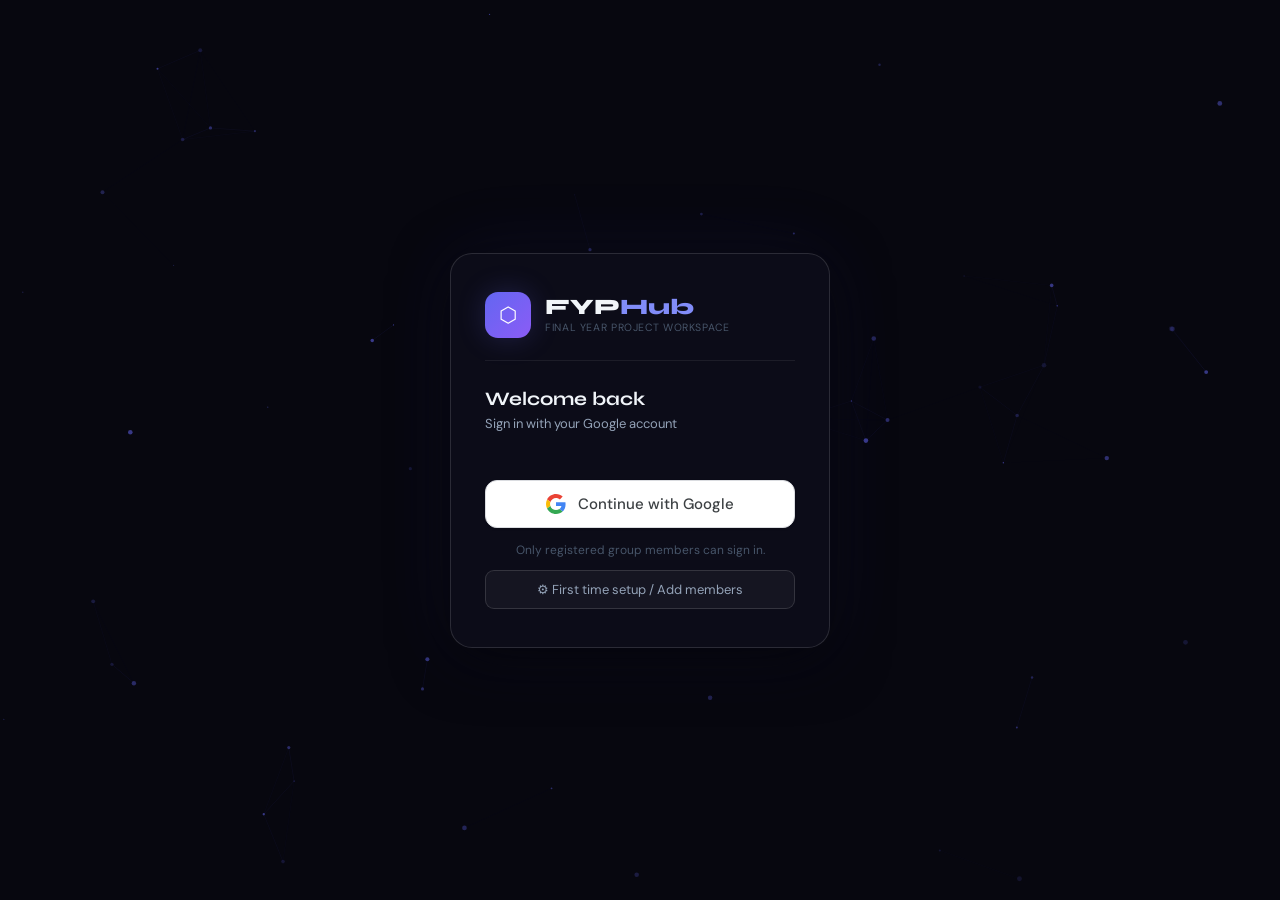
<file: index.html>
<!DOCTYPE html>
<html lang="en">
<head>
  <meta charset="UTF-8">
  <meta name="viewport" content="width=device-width, initial-scale=1.0">
  <title>FYP Hub — Collaboration Space</title>
  <link rel="preconnect" href="https://fonts.googleapis.com">
  <link rel="preconnect" href="https://fonts.gstatic.com" crossorigin>
  <link href="https://fonts.googleapis.com/css2?family=Syne:wght@400;500;600;700;800&family=DM+Sans:ital,opsz,wght@0,9..40,300;0,9..40,400;0,9..40,500;1,9..40,300&display=swap" rel="stylesheet">
  <script src="https://accounts.google.com/gsi/client" async defer></script>
  <link rel="stylesheet" href="style.css">
</head>
<body>

<!-- LOGIN SCREEN -->
<div id="loginScreen" class="login-screen">
  <canvas id="loginCanvas"></canvas>
  <div class="login-content">
    <div class="login-card">
      <div class="login-brand">
        <div class="login-logo"><span class="logo-hex">⬡</span></div>
        <div class="login-brand-text">
          <div class="login-brand-name">FYP<span>Hub</span></div>
          <div class="login-brand-tagline">Final Year Project Workspace</div>
        </div>
      </div>
      <div class="login-divider-line"></div>
      <div id="loginView">
        <h2 class="login-heading">Welcome back</h2>
        <p class="login-sub">Sign in with your Google account</p>
        <div class="login-error" id="loginError"></div>
        <div class="google-btn-wrap">
          <button class="btn-google" onclick="triggerGoogleSignIn()">
            <svg width="20" height="20" viewBox="0 0 48 48"><path fill="#EA4335" d="M24 9.5c3.54 0 6.71 1.22 9.21 3.6l6.85-6.85C35.9 2.38 30.47 0 24 0 14.62 0 6.51 5.38 2.56 13.22l7.98 6.19C12.43 13.72 17.74 9.5 24 9.5z"/><path fill="#4285F4" d="M46.98 24.55c0-1.57-.15-3.09-.38-4.55H24v9.02h12.94c-.58 2.96-2.26 5.48-4.78 7.18l7.73 6c4.51-4.18 7.09-10.36 7.09-17.65z"/><path fill="#FBBC05" d="M10.53 28.59c-.48-1.45-.76-2.99-.76-4.59s.27-3.14.76-4.59l-7.98-6.19C.92 16.46 0 20.12 0 24c0 3.88.92 7.54 2.56 10.78l7.97-6.19z"/><path fill="#34A853" d="M24 48c6.48 0 11.93-2.13 15.89-5.81l-7.73-6c-2.18 1.48-4.97 2.31-8.16 2.31-6.26 0-11.57-4.22-13.47-9.91l-7.98 6.19C6.51 42.62 14.62 48 24 48z"/><path fill="none" d="M0 0h48v48H0z"/></svg>
            <span>Continue with Google</span>
          </button>
          <div id="googleBtnInner"></div>
        </div>
        <div class="login-hint">Only registered group members can sign in.</div>
        <button class="btn-ghost" onclick="showSetupView()">⚙ First time setup / Add members</button>
      </div>
      <div id="setupView" style="display:none">
        <h2 class="login-heading">Add Member</h2>
        <p class="login-sub">Register a group member to access the workspace</p>
        <div class="field-wrap">
          <label class="field-label">Full Name</label>
          <input class="field-input" id="setupName" placeholder="e.g. Kamal Perera">
        </div>
        <div class="field-wrap">
          <label class="field-label">Email Address</label>
          <input class="field-input" id="setupEmail" type="email" placeholder="kamal@example.com">
        </div>
        <div class="setup-color-row">
          <label class="field-label">Avatar Color</label>
          <div class="color-swatches" id="colorSwatches"></div>
        </div>
        <div class="login-error" id="setupError"></div>
        <button class="btn-primary" onclick="doSetupSave()">
          <span>Add Member</span>
          <svg width="16" height="16" viewBox="0 0 16 16" fill="none"><path d="M8 3v10M3 8h10" stroke="currentColor" stroke-width="1.5" stroke-linecap="round"/></svg>
        </button>
        <button class="btn-ghost" onclick="showLoginView()">← Back to Sign In</button>
      </div>
    </div>
  </div>
</div>

<!-- APP ROOT -->
<div id="appRoot" style="display:none">

  <!-- SIDEBAR -->
  <aside class="sidebar" id="sidebar">
    <div class="sidebar-brand">
      <div class="brand-logo">⬡</div>
      <div>
        <div class="brand-name">FYP<span>Hub</span></div>
        <div class="brand-sub">Group Workspace</div>
      </div>
    </div>
    <nav class="sidebar-nav">
      <div class="nav-label">Workspace</div>
      <button class="nav-btn active" data-section="dashboard" onclick="showSection('dashboard',this)">
        <span class="nav-icon"><svg width="16" height="16" viewBox="0 0 16 16" fill="none"><rect x="1" y="1" width="6" height="6" rx="1.5" stroke="currentColor" stroke-width="1.4"/><rect x="9" y="1" width="6" height="6" rx="1.5" stroke="currentColor" stroke-width="1.4"/><rect x="1" y="9" width="6" height="6" rx="1.5" stroke="currentColor" stroke-width="1.4"/><rect x="9" y="9" width="6" height="6" rx="1.5" stroke="currentColor" stroke-width="1.4"/></svg></span>
        Dashboard
      </button>
      <button class="nav-btn" data-section="tasks" onclick="showSection('tasks',this)">
        <span class="nav-icon"><svg width="16" height="16" viewBox="0 0 16 16" fill="none"><path d="M2 4h12M2 8h8M2 12h10" stroke="currentColor" stroke-width="1.4" stroke-linecap="round"/></svg></span>
        Tasks <span class="nav-badge" id="taskBadge"></span>
      </button>
      <button class="nav-btn" data-section="timeline" onclick="showSection('timeline',this)">
        <span class="nav-icon"><svg width="16" height="16" viewBox="0 0 16 16" fill="none"><circle cx="8" cy="8" r="6.5" stroke="currentColor" stroke-width="1.4"/><path d="M8 4.5V8l2.5 2.5" stroke="currentColor" stroke-width="1.4" stroke-linecap="round"/></svg></span>
        Timeline
      </button>
      <button class="nav-btn" data-section="research" onclick="showSection('research',this)">
        <span class="nav-icon"><svg width="16" height="16" viewBox="0 0 16 16" fill="none"><path d="M3 2h7l3 3v9H3V2z" stroke="currentColor" stroke-width="1.4" stroke-linecap="round"/></svg></span>
        Research
      </button>
      <button class="nav-btn" data-section="meetings" onclick="showSection('meetings',this)">
        <span class="nav-icon"><svg width="16" height="16" viewBox="0 0 16 16" fill="none"><rect x="1.5" y="3.5" width="13" height="10" rx="2" stroke="currentColor" stroke-width="1.4"/><path d="M5 3.5V2M11 3.5V2" stroke="currentColor" stroke-width="1.4" stroke-linecap="round"/><path d="M1.5 7h13" stroke="currentColor" stroke-width="1.4"/></svg></span>
        Meetings
      </button>
      <button class="nav-btn" data-section="chat" onclick="showSection('chat',this)">
        <span class="nav-icon"><svg width="16" height="16" viewBox="0 0 16 16" fill="none"><path d="M2 2h12v9H9l-3 3v-3H2V2z" stroke="currentColor" stroke-width="1.4" stroke-linejoin="round"/></svg></span>
        Chat <span class="nav-badge" id="chatBadge"></span>
      </button>
      <button class="nav-btn" data-section="files" onclick="showSection('files',this)">
        <span class="nav-icon"><svg width="16" height="16" viewBox="0 0 16 16" fill="none"><path d="M2 3.5A1.5 1.5 0 013.5 2h4l2 2h4.5A1.5 1.5 0 0115.5 5.5v7A1.5 1.5 0 0114 14H3.5A1.5 1.5 0 012 12.5v-9z" stroke="currentColor" stroke-width="1.4" stroke-linejoin="round"/></svg></span>
        Files
      </button>
    </nav>
    <div class="sidebar-members">
      <div class="nav-label">Members <span id="onlineCount"></span></div>
      <div class="member-list" id="memberList"></div>
      <button class="btn-add-member" onclick="openModal('addMemberModal')">
        <svg width="12" height="12" viewBox="0 0 12 12" fill="none"><path d="M6 1v10M1 6h10" stroke="currentColor" stroke-width="1.5" stroke-linecap="round"/></svg>
        Add Member
      </button>
    </div>
    <div class="sidebar-user">
      <div class="user-avatar" id="sidebarAvatar"></div>
      <div class="user-info">
        <div class="user-name" id="sidebarName"></div>
        <div class="user-role">Member</div>
      </div>
      <button class="btn-logout" onclick="doLogout()" title="Sign out">
        <svg width="16" height="16" viewBox="0 0 16 16" fill="none"><path d="M6 2H3a1 1 0 00-1 1v10a1 1 0 001 1h3M11 11l3-3-3-3M7 8h7" stroke="currentColor" stroke-width="1.4" stroke-linecap="round" stroke-linejoin="round"/></svg>
      </button>
    </div>
  </aside>

  <!-- MAIN CONTENT -->
  <main class="main-content">
    <header class="topbar">
      <div class="topbar-left">
        <button class="mobile-menu-btn" onclick="toggleSidebar()">
          <svg width="20" height="20" viewBox="0 0 20 20" fill="none"><path d="M3 5h14M3 10h14M3 15h14" stroke="currentColor" stroke-width="1.5" stroke-linecap="round"/></svg>
        </button>
        <div>
          <div class="page-title" id="pageTitle">Dashboard</div>
          <div class="page-sub" id="pageSub">Overview of your FYP progress</div>
        </div>
      </div>
      <div class="topbar-right">
        <div class="deadline-chip" id="deadlineChip">
          <svg width="14" height="14" viewBox="0 0 14 14" fill="none"><circle cx="7" cy="7" r="5.5" stroke="currentColor" stroke-width="1.3"/><path d="M7 4v3l2 2" stroke="currentColor" stroke-width="1.3" stroke-linecap="round"/></svg>
          <span id="deadlineText">No deadline set</span>
        </div>
        <button class="btn-topbar-add" id="topAddBtn" onclick="topAddAction()">
          <svg width="14" height="14" viewBox="0 0 14 14" fill="none"><path d="M7 1v12M1 7h12" stroke="currentColor" stroke-width="1.8" stroke-linecap="round"/></svg>
          <span id="topAddLabel">Add</span>
        </button>
      </div>
    </header>

    <!-- DASHBOARD -->
    <section id="sec-dashboard" class="section active">

      <!-- TOP ROW: Project Details (left) + Recent Uploads (right) -->
      <div class="dash-top-row">

        <!-- Project Details Card -->
        <div class="hero-banner">
          <div class="hero-inner">
            <div class="hero-eyebrow">Final Year Project</div>
            <div class="hero-title" id="heroTitle" onclick="editProject()">Click to set project title...</div>
            <div class="hero-desc" id="heroDesc" onclick="editProject()">Click to add a short description...</div>
            <div class="hero-meta">
              <span class="hero-tag" id="heroSupervisor">👤 Supervisor not set</span>
              <span class="hero-tag" id="heroBatch">📅 Batch not set</span>
            </div>
          </div>
          <div class="hero-progress-wrap">
            <div class="hero-progress-label"><span>Overall Progress</span><span id="overallPct">0%</span></div>
            <div class="hero-progress-track"><div class="hero-progress-fill" id="overallBar" style="width:0%"></div></div>
            <div class="hero-progress-stats" id="progressStats"></div>
          </div>
          <div class="hero-actions">
            <button class="btn-edit-project" onclick="editProject()">
              <svg width="13" height="13" viewBox="0 0 13 13" fill="none"><path d="M9 2l2 2-7 7H2v-2L9 2z" stroke="currentColor" stroke-width="1.4" stroke-linejoin="round"/></svg>
              Edit Details
            </button>
            <button class="btn-workspace" onclick="openWorkspaceBar()">
              <svg width="13" height="13" viewBox="0 0 13 13" fill="none"><path d="M5.5 2H2a1 1 0 00-1 1v8a1 1 0 001 1h8a1 1 0 001-1V7.5M8 1h4m0 0v4m0-4L5.5 7.5" stroke="currentColor" stroke-width="1.4" stroke-linecap="round" stroke-linejoin="round"/></svg>
              Open Workspace ↗
            </button>
          </div>
        </div>

        <!-- Recent Uploads Card -->
        <div class="dash-card uploads-card">
          <div class="dash-card-head">
            <div class="dash-card-title">Recent Uploads</div>
            <button class="dash-card-link" onclick="showSection('files',document.querySelector('[data-section=files]'))">View all →</button>
          </div>
          <div class="recent-uploads-list" id="recentUploadsContainer"></div>
        </div>

      </div>

      <!-- BOTTOM GRID: 4 cards -->
      <div class="dash-grid">
        <div class="dash-card">
          <div class="dash-card-head"><div class="dash-card-title">Recent Tasks</div><button class="dash-card-link" onclick="showSection('tasks',document.querySelector('[data-section=tasks]'))">View all →</button></div>
          <div id="recentTasksList" class="recent-list"></div>
        </div>
        <div class="dash-card">
          <div class="dash-card-head"><div class="dash-card-title">Upcoming Milestones</div><button class="dash-card-link" onclick="showSection('timeline',document.querySelector('[data-section=timeline]'))">View all →</button></div>
          <div id="recentMilestones" class="recent-list"></div>
        </div>
        <div class="dash-card">
          <div class="dash-card-head"><div class="dash-card-title">Research Papers</div><button class="dash-card-link" onclick="showSection('research',document.querySelector('[data-section=research]'))">View all →</button></div>
          <div id="recentPapers" class="recent-list"></div>
        </div>
        <div class="dash-card">
          <div class="dash-card-head"><div class="dash-card-title">Meeting Notes</div><button class="dash-card-link" onclick="showSection('meetings',document.querySelector('[data-section=meetings]'))">View all →</button></div>
          <div id="recentMeetings" class="recent-list"></div>
        </div>
      </div>
    </section>

    <!-- TASKS -->
    <section id="sec-tasks" class="section">
      <div class="section-toolbar">
        <div class="filter-tabs">
          <button class="filter-tab active" onclick="filterTasks('all',this)">All</button>
          <button class="filter-tab" onclick="filterTasks('todo',this)">To Do</button>
          <button class="filter-tab" onclick="filterTasks('inprogress',this)">In Progress</button>
          <button class="filter-tab" onclick="filterTasks('done',this)">Done</button>
        </div>
        <select class="filter-select" id="assigneeFilter" onchange="filterTasksByAssignee()"><option value="">All Members</option></select>
      </div>
      <div class="kanban-board" id="kanbanBoard"></div>
    </section>

    <!-- TIMELINE -->
    <section id="sec-timeline" class="section">
      <div class="timeline-wrap" id="timelineWrap"></div>
    </section>

    <!-- RESEARCH -->
    <section id="sec-research" class="section">
      <div class="research-tabs-wrap">
        <button class="research-tab active" data-tab="papers" onclick="switchResearchTab('papers',this)">
          <span class="rtab-icon">📄</span> Research Papers
        </button>
        <button class="research-tab" data-tab="videos" onclick="switchResearchTab('videos',this)">
          <span class="rtab-icon">▶️</span> YouTube Videos
        </button>
        <button class="research-tab" data-tab="websites" onclick="switchResearchTab('websites',this)">
          <span class="rtab-icon">🌐</span> Websites
        </button>
      </div>

      <!-- Papers sub-tab -->
      <div id="rtab-papers" class="research-tab-content active">
        <div class="section-toolbar">
          <div class="filter-tabs">
            <button class="filter-tab active" onclick="filterResearch('all',this)">All</button>
            <button class="filter-tab" onclick="filterResearch('unread',this)">Unread</button>
            <button class="filter-tab" onclick="filterResearch('reading',this)">Reading</button>
            <button class="filter-tab" onclick="filterResearch('read',this)">Read</button>
          </div>
        </div>
        <div class="papers-grid" id="papersGrid"></div>
      </div>

      <!-- Videos sub-tab -->
      <div id="rtab-videos" class="research-tab-content">
        <div class="research-add-bar">
          <input class="field-input" id="videoUrl" placeholder="Paste YouTube URL here…" style="flex:1">
          <input class="field-input" id="videoTitle" placeholder="Title (optional)" style="flex:1">
          <button class="btn-topbar-add" onclick="addVideo()">
            <svg width="14" height="14" viewBox="0 0 14 14" fill="none"><path d="M7 1v12M1 7h12" stroke="currentColor" stroke-width="1.8" stroke-linecap="round"/></svg>
            Add Video
          </button>
        </div>
        <div class="videos-grid" id="videosGrid"></div>
      </div>

      <!-- Websites sub-tab -->
      <div id="rtab-websites" class="research-tab-content">
        <div class="research-add-bar">
          <input class="field-input" id="websiteUrl" placeholder="https://..." style="flex:1">
          <input class="field-input" id="websiteTitle" placeholder="Title / Description" style="flex:1">
          <button class="btn-topbar-add" onclick="addWebsite()">
            <svg width="14" height="14" viewBox="0 0 14 14" fill="none"><path d="M7 1v12M1 7h12" stroke="currentColor" stroke-width="1.8" stroke-linecap="round"/></svg>
            Add Site
          </button>
        </div>
        <div class="websites-list" id="websitesList"></div>
      </div>
    </section>

    <!-- MEETINGS -->
    <section id="sec-meetings" class="section">
      <div class="meetings-list" id="meetingsList"></div>
    </section>

    <!-- CHAT -->
    <section id="sec-chat" class="section chat-section">
      <div class="chat-area" id="chatArea"></div>
      <div class="chat-input-wrap">
        <input class="chat-input" id="chatInput" placeholder="Type a message… (Enter to send)" onkeydown="if(event.key==='Enter'&&!event.shiftKey){sendChat();event.preventDefault()}">
        <button class="chat-send-btn" onclick="sendChat()">
          <svg width="18" height="18" viewBox="0 0 18 18" fill="none"><path d="M2 9l14-7-7 14V9H2z" stroke="currentColor" stroke-width="1.5" stroke-linejoin="round"/></svg>
        </button>
      </div>
    </section>

    <!-- FILES -->
    <section id="sec-files" class="section">
      <div class="files-drop-zone" id="filesDropZone" ondragover="event.preventDefault()" ondrop="handleFileDrop(event)" onclick="document.getElementById('filePickerInput').click()">
        <svg width="40" height="40" viewBox="0 0 40 40" fill="none"><path d="M20 8v16M13 15l7-7 7 7" stroke="currentColor" stroke-width="2" stroke-linecap="round" stroke-linejoin="round"/><path d="M6 28h28v4H6v-4z" stroke="currentColor" stroke-width="2" stroke-linejoin="round"/></svg>
        <div class="drop-label">Drop files here or click to upload</div>
        <div class="drop-sub">Files are stored in Google Drive and listed below.</div>
        <input type="file" id="filePickerInput" multiple style="display:none" onchange="handleFileSelect(event)">
      </div>
      <div id="uploadProgressBar" style="display:none;padding:10px 0;color:var(--accent);font-size:13px;text-align:center;"></div>
      <div class="files-grid" id="filesGrid"></div>
    </section>

  </main>
</div>

<!-- ===== MODALS ===== -->
<div class="modal-backdrop" id="modalBackdrop" onclick="closeAllModals()"></div>

<!-- PROJECT EDIT MODAL -->
<div class="modal" id="projectModal">
  <div class="modal-head"><div class="modal-title">Project Details</div><button class="modal-close" onclick="closeAllModals()">✕</button></div>
  <div class="modal-body">
    <div class="field-wrap"><label class="field-label">Project Title</label><input class="field-input" id="modalProjectTitle" placeholder="e.g. Smart Irrigation System Using IoT"></div>
    <div class="field-wrap"><label class="field-label">Description</label><textarea class="field-input field-textarea" id="modalProjectDesc" placeholder="Brief overview..."></textarea></div>
    <div class="field-wrap"><label class="field-label">Supervisor</label><input class="field-input" id="modalSupervisor" placeholder="Dr. / Prof. name"></div>
    <div class="field-wrap"><label class="field-label">Batch / Year</label><input class="field-input" id="modalBatch" placeholder="e.g. 2024/25"></div>
    <div class="field-wrap"><label class="field-label">Final Deadline</label><input class="field-input" id="modalDeadline" type="date"></div>
  </div>
  <div class="modal-foot"><button class="btn-modal-save" onclick="saveProjectDetails()">Save Details</button></div>
</div>

<!-- ADD TASK MODAL -->
<div class="modal" id="taskModal">
  <div class="modal-head"><div class="modal-title" id="taskModalTitle">New Task</div><button class="modal-close" onclick="closeAllModals()">✕</button></div>
  <div class="modal-body">
    <div class="field-wrap"><label class="field-label">Task Title</label><input class="field-input" id="taskTitle" placeholder="What needs to be done?"></div>
    <div class="field-wrap"><label class="field-label">Description</label><textarea class="field-input field-textarea" id="taskDesc" placeholder="Optional details..."></textarea></div>
    <div class="modal-row">
      <div class="field-wrap" style="flex:1"><label class="field-label">Status</label>
        <select class="field-input" id="taskStatus"><option value="todo">To Do</option><option value="inprogress">In Progress</option><option value="done">Done</option></select>
      </div>
      <div class="field-wrap" style="flex:1"><label class="field-label">Priority</label>
        <select class="field-input" id="taskPriority"><option value="low">Low</option><option value="medium">Medium</option><option value="high">High</option></select>
      </div>
    </div>
    <div class="modal-row">
      <div class="field-wrap" style="flex:1"><label class="field-label">Assigned To</label><select class="field-input" id="taskAssignee"></select></div>
      <div class="field-wrap" style="flex:1"><label class="field-label">Due Date</label><input class="field-input" id="taskDue" type="date"></div>
    </div>
  </div>
  <div class="modal-foot">
    <button class="btn-modal-delete" id="taskDeleteBtn" style="display:none" onclick="deleteTask()">Delete</button>
    <button class="btn-modal-save" onclick="saveTask()">Save Task</button>
  </div>
</div>

<!-- ADD MILESTONE MODAL -->
<div class="modal" id="milestoneModal">
  <div class="modal-head"><div class="modal-title">Add Milestone</div><button class="modal-close" onclick="closeAllModals()">✕</button></div>
  <div class="modal-body">
    <div class="field-wrap"><label class="field-label">Milestone Name</label><input class="field-input" id="msName" placeholder="e.g. Proposal Submission"></div>
    <div class="modal-row">
      <div class="field-wrap" style="flex:1"><label class="field-label">Start Date</label><input class="field-input" id="msStart" type="date"></div>
      <div class="field-wrap" style="flex:1"><label class="field-label">End Date</label><input class="field-input" id="msEnd" type="date"></div>
    </div>
    <div class="field-wrap"><label class="field-label">Notes</label><textarea class="field-input field-textarea" id="msNotes" placeholder="Optional..."></textarea></div>
    <div class="field-wrap"><label class="field-label">Status</label>
      <select class="field-input" id="msStatus"><option value="upcoming">Upcoming</option><option value="active">Active</option><option value="done">Done</option></select>
    </div>
  </div>
  <div class="modal-foot">
    <button class="btn-modal-delete" id="msDeleteBtn" style="display:none" onclick="deleteMilestone()">Delete</button>
    <button class="btn-modal-save" onclick="saveMilestone()">Save Milestone</button>
  </div>
</div>

<!-- ADD PAPER MODAL -->
<div class="modal" id="paperModal">
  <div class="modal-head"><div class="modal-title" id="paperModalTitle">Add Research Paper</div><button class="modal-close" onclick="closeAllModals()">✕</button></div>
  <div class="modal-body">
    <div class="field-wrap"><label class="field-label">Paper Title</label><input class="field-input" id="paperTitle" placeholder="Full paper title"></div>
    <div class="field-wrap"><label class="field-label">Authors</label><input class="field-input" id="paperAuthors" placeholder="e.g. Smith, J., Doe, A."></div>
    <div class="modal-row">
      <div class="field-wrap" style="flex:1"><label class="field-label">Year</label><input class="field-input" id="paperYear" type="number" placeholder="2024"></div>
      <div class="field-wrap" style="flex:1"><label class="field-label">Source / Journal</label><input class="field-input" id="paperSource" placeholder="IEEE, ACM, arXiv..."></div>
    </div>
    <div class="field-wrap"><label class="field-label">URL / DOI</label><input class="field-input" id="paperUrl" placeholder="https://..."></div>
    <div class="field-wrap"><label class="field-label">Notes / Summary</label><textarea class="field-input field-textarea" id="paperNotes" placeholder="Key takeaways..."></textarea></div>
    <div class="field-wrap"><label class="field-label">Status</label>
      <select class="field-input" id="paperStatus"><option value="unread">Unread</option><option value="reading">Reading</option><option value="read">Read</option></select>
    </div>
    <div class="field-wrap"><label class="field-label">Added By</label><input class="field-input" id="paperAddedBy" readonly></div>
  </div>
  <div class="modal-foot">
    <button class="btn-modal-delete" id="paperDeleteBtn" style="display:none" onclick="deletePaper()">Delete</button>
    <button class="btn-modal-save" onclick="savePaper()">Save Paper</button>
  </div>
</div>

<!-- ADD MEETING MODAL -->
<div class="modal" id="meetingModal">
  <div class="modal-head"><div class="modal-title" id="meetingModalTitle">Meeting Notes</div><button class="modal-close" onclick="closeAllModals()">✕</button></div>
  <div class="modal-body">
    <div class="field-wrap"><label class="field-label">Meeting Title</label><input class="field-input" id="meetingTitle" placeholder="e.g. Weekly Progress Review"></div>
    <div class="modal-row">
      <div class="field-wrap" style="flex:1"><label class="field-label">Date</label><input class="field-input" id="meetingDate" type="date"></div>
      <div class="field-wrap" style="flex:1"><label class="field-label">Type</label>
        <select class="field-input" id="meetingType"><option value="online">Online</option><option value="inperson">In Person</option><option value="supervisor">With Supervisor</option></select>
      </div>
    </div>
    <div class="field-wrap"><label class="field-label">Agenda / Notes</label><textarea class="field-input field-textarea" id="meetingNotes" rows="5" placeholder="What was discussed?"></textarea></div>
    <div class="field-wrap"><label class="field-label">Action Items</label><textarea class="field-input field-textarea" id="meetingActions" rows="3" placeholder="What to do next?"></textarea></div>
  </div>
  <div class="modal-foot">
    <button class="btn-modal-delete" id="meetingDeleteBtn" style="display:none" onclick="deleteMeeting()">Delete</button>
    <button class="btn-modal-save" onclick="saveMeeting()">Save Notes</button>
  </div>
</div>

<!-- ADD MEMBER MODAL -->
<div class="modal" id="addMemberModal">
  <div class="modal-head"><div class="modal-title">Add Member</div><button class="modal-close" onclick="closeAllModals()">✕</button></div>
  <div class="modal-body">
    <div class="field-wrap"><label class="field-label">Full Name</label><input class="field-input" id="newMemberName" placeholder="Full name"></div>
    <div class="field-wrap"><label class="field-label">Email</label><input class="field-input" id="newMemberEmail" type="email" placeholder="Email address"></div>
    <div class="setup-color-row"><label class="field-label">Avatar Color</label><div class="color-swatches" id="memberColorSwatches"></div></div>
    <div class="login-error" id="memberError"></div>
  </div>
  <div class="modal-foot"><button class="btn-modal-save" onclick="saveNewMember()">Add Member</button></div>
</div>

<script src="script.js"></script>
</body>
</html>
</file>
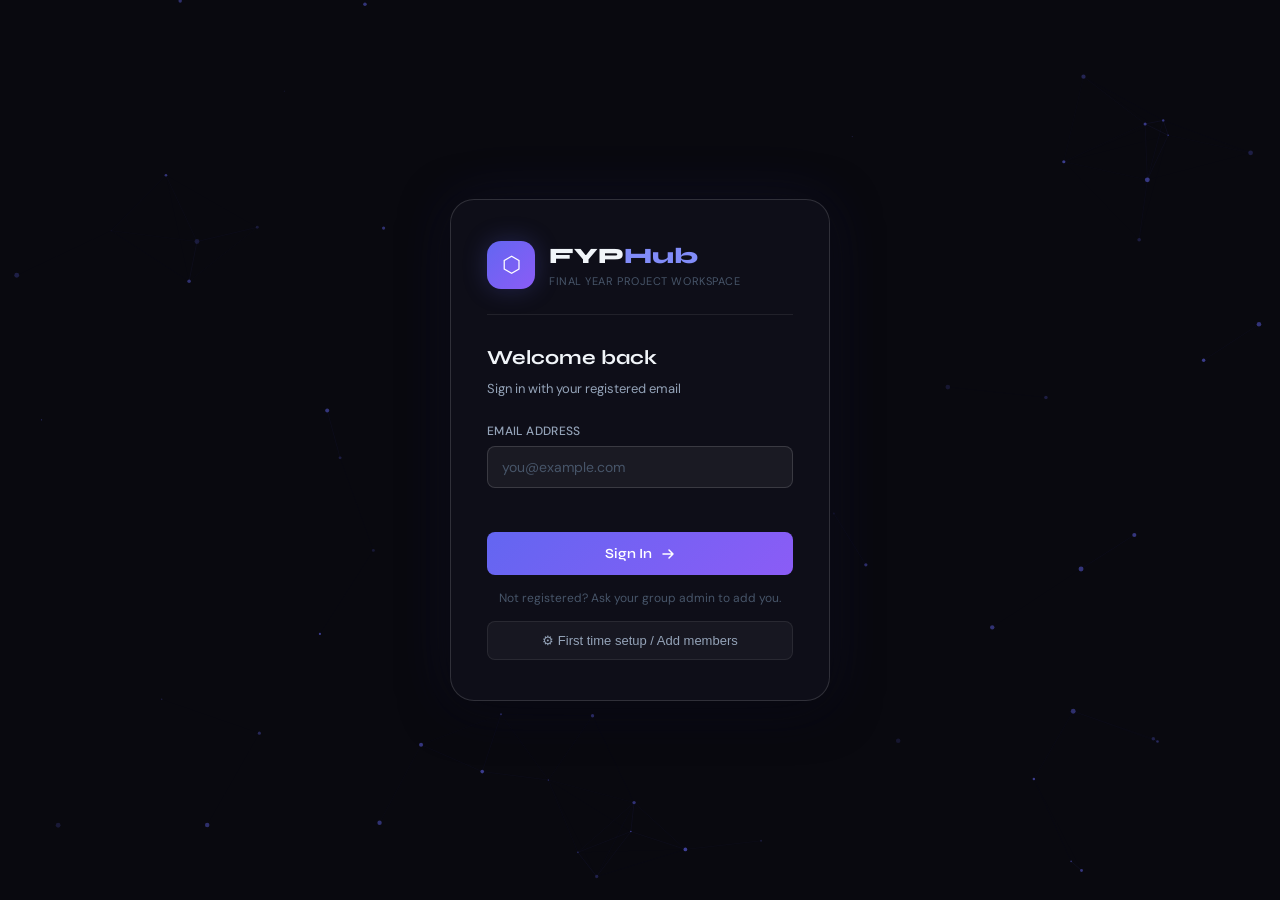
<file: Desktop/FYP web/index.html>
<!DOCTYPE html>
<html lang="en">
<head>
  <!-- Firebase scripts removed — now using JSONBin -->
  <meta charset="UTF-8">
  <meta name="viewport" content="width=device-width, initial-scale=1.0">
  <title>FYP Hub — Collaboration Space</title>
  <link rel="preconnect" href="https://fonts.googleapis.com">
  <link rel="preconnect" href="https://fonts.gstatic.com" crossorigin>
  <link href="https://fonts.googleapis.com/css2?family=Syne:wght@400;500;600;700;800&family=DM+Sans:ital,opsz,wght@0,9..40,300;0,9..40,400;0,9..40,500;1,9..40,300&display=swap" rel="stylesheet">
  <link rel="stylesheet" href="style.css">
</head>
<body>

<!-- LOGIN SCREEN -->
<div id="loginScreen" class="login-screen">
  <canvas id="loginCanvas"></canvas>
  <div class="login-content">
    <div class="login-card">
      <div class="login-brand">
        <div class="login-logo"><span class="logo-hex">⬡</span></div>
        <div class="login-brand-text">
          <div class="login-brand-name">FYP<span>Hub</span></div>
          <div class="login-brand-tagline">Final Year Project Workspace</div>
        </div>
      </div>
      <div class="login-divider-line"></div>
      <div id="loginView">
        <h2 class="login-heading">Welcome back</h2>
        <p class="login-sub">Sign in with your registered email</p>
        <div class="field-wrap">
          <label class="field-label">Email Address</label>
          <input class="field-input" id="loginEmailInput" type="email" placeholder="you@example.com"
            onkeydown="if(event.key==='Enter') doLogin()" autocomplete="email">
        </div>
        <div class="login-error" id="loginError"></div>
        <button class="btn-primary" onclick="doLogin()">
          <span>Sign In</span>
          <svg width="16" height="16" viewBox="0 0 16 16" fill="none"><path d="M3 8h10M9 4l4 4-4 4" stroke="currentColor" stroke-width="1.5" stroke-linecap="round" stroke-linejoin="round"/></svg>
        </button>
        <div class="login-hint">Not registered? Ask your group admin to add you.</div>
        <button class="btn-ghost" onclick="showSetupView()">⚙ First time setup / Add members</button>
      </div>
      <div id="setupView" style="display:none">
        <h2 class="login-heading">Add Member</h2>
        <p class="login-sub">Register a group member to access the workspace</p>
        <div class="field-wrap">
          <label class="field-label">Full Name</label>
          <input class="field-input" id="setupName" placeholder="e.g. Kamal Perera">
        </div>
        <div class="field-wrap">
          <label class="field-label">Email Address</label>
          <input class="field-input" id="setupEmail" type="email" placeholder="kamal@example.com">
        </div>
        <div class="setup-color-row">
          <label class="field-label">Avatar Color</label>
          <div class="color-swatches" id="colorSwatches"></div>
        </div>
        <div class="login-error" id="setupError"></div>
        <button class="btn-primary" onclick="doSetupSave()">
          <span>Add Member</span>
          <svg width="16" height="16" viewBox="0 0 16 16" fill="none"><path d="M8 3v10M3 8h10" stroke="currentColor" stroke-width="1.5" stroke-linecap="round"/></svg>
        </button>
        <button class="btn-ghost" onclick="showLoginView()">← Back to Sign In</button>
      </div>
    </div>
  </div>
</div>

<!-- APP ROOT -->
<div id="appRoot" style="display:none">

  <!-- SIDEBAR -->
  <aside class="sidebar" id="sidebar">
    <div class="sidebar-brand">
      <div class="brand-logo">⬡</div>
      <div>
        <div class="brand-name">FYP<span>Hub</span></div>
        <div class="brand-sub">Group Workspace</div>
      </div>
    </div>
    <nav class="sidebar-nav">
      <div class="nav-label">Workspace</div>
      <button class="nav-btn active" data-section="dashboard" onclick="showSection('dashboard',this)">
        <span class="nav-icon"><svg width="16" height="16" viewBox="0 0 16 16" fill="none"><rect x="1" y="1" width="6" height="6" rx="1.5" stroke="currentColor" stroke-width="1.4"/><rect x="9" y="1" width="6" height="6" rx="1.5" stroke="currentColor" stroke-width="1.4"/><rect x="1" y="9" width="6" height="6" rx="1.5" stroke="currentColor" stroke-width="1.4"/><rect x="9" y="9" width="6" height="6" rx="1.5" stroke="currentColor" stroke-width="1.4"/></svg></span>
        Dashboard
      </button>
      <button class="nav-btn" data-section="tasks" onclick="showSection('tasks',this)">
        <span class="nav-icon"><svg width="16" height="16" viewBox="0 0 16 16" fill="none"><path d="M2 4h12M2 8h8M2 12h10" stroke="currentColor" stroke-width="1.4" stroke-linecap="round"/></svg></span>
        Tasks <span class="nav-badge" id="taskBadge"></span>
      </button>
      <button class="nav-btn" data-section="timeline" onclick="showSection('timeline',this)">
        <span class="nav-icon"><svg width="16" height="16" viewBox="0 0 16 16" fill="none"><circle cx="8" cy="8" r="6.5" stroke="currentColor" stroke-width="1.4"/><path d="M8 4.5V8l2.5 2.5" stroke="currentColor" stroke-width="1.4" stroke-linecap="round"/></svg></span>
        Timeline
      </button>
      <button class="nav-btn" data-section="research" onclick="showSection('research',this)">
        <span class="nav-icon"><svg width="16" height="16" viewBox="0 0 16 16" fill="none"><path d="M3 2h7l3 3v9H3V2z" stroke="currentColor" stroke-width="1.4" stroke-linejoin="round"/><path d="M10 2v3h3" stroke="currentColor" stroke-width="1.4"/><path d="M5 7h6M5 10h4" stroke="currentColor" stroke-width="1.4" stroke-linecap="round"/></svg></span>
        Research
      </button>
      <button class="nav-btn" data-section="meetings" onclick="showSection('meetings',this)">
        <span class="nav-icon"><svg width="16" height="16" viewBox="0 0 16 16" fill="none"><rect x="1.5" y="3.5" width="13" height="10" rx="2" stroke="currentColor" stroke-width="1.4"/><path d="M5 3.5V2M11 3.5V2" stroke="currentColor" stroke-width="1.4" stroke-linecap="round"/><path d="M1.5 7h13" stroke="currentColor" stroke-width="1.4"/></svg></span>
        Meetings
      </button>
      <button class="nav-btn" data-section="chat" onclick="showSection('chat',this)">
        <span class="nav-icon"><svg width="16" height="16" viewBox="0 0 16 16" fill="none"><path d="M2 2h12v9H9l-3 3v-3H2V2z" stroke="currentColor" stroke-width="1.4" stroke-linejoin="round"/></svg></span>
        Chat <span class="nav-badge" id="chatBadge"></span>
      </button>
      <button class="nav-btn" data-section="files" onclick="showSection('files',this)">
        <span class="nav-icon"><svg width="16" height="16" viewBox="0 0 16 16" fill="none"><path d="M2 3.5A1.5 1.5 0 013.5 2h4l2 2h4.5A1.5 1.5 0 0115.5 5.5v7A1.5 1.5 0 0114 14H3.5A1.5 1.5 0 012 12.5v-9z" stroke="currentColor" stroke-width="1.4" stroke-linejoin="round"/></svg></span>
        Files
      </button>
    </nav>
    <div class="sidebar-members">
      <div class="nav-label">Members <span id="onlineCount"></span></div>
      <div class="member-list" id="memberList"></div>
      <button class="btn-add-member" onclick="openModal('addMemberModal')">
        <svg width="12" height="12" viewBox="0 0 12 12" fill="none"><path d="M6 1v10M1 6h10" stroke="currentColor" stroke-width="1.5" stroke-linecap="round"/></svg>
        Add Member
      </button>
    </div>
    <div class="sidebar-user">
      <div class="user-avatar" id="sidebarAvatar"></div>
      <div class="user-info">
        <div class="user-name" id="sidebarName"></div>
        <div class="user-role">Member</div>
      </div>
      <button class="btn-logout" onclick="doLogout()" title="Sign out">
        <svg width="16" height="16" viewBox="0 0 16 16" fill="none"><path d="M6 2H3a1 1 0 00-1 1v10a1 1 0 001 1h3M11 11l3-3-3-3M7 8h7" stroke="currentColor" stroke-width="1.4" stroke-linecap="round" stroke-linejoin="round"/></svg>
      </button>
    </div>
  </aside>

  <!-- MAIN CONTENT -->
  <main class="main-content">
    <header class="topbar">
      <div class="topbar-left">
        <button class="mobile-menu-btn" onclick="toggleSidebar()">
          <svg width="20" height="20" viewBox="0 0 20 20" fill="none"><path d="M3 5h14M3 10h14M3 15h14" stroke="currentColor" stroke-width="1.5" stroke-linecap="round"/></svg>
        </button>
        <div>
          <div class="page-title" id="pageTitle">Dashboard</div>
          <div class="page-sub" id="pageSub">Overview of your FYP progress</div>
        </div>
      </div>
      <div class="topbar-right">
        <div class="deadline-chip" id="deadlineChip">
          <svg width="14" height="14" viewBox="0 0 14 14" fill="none"><circle cx="7" cy="7" r="5.5" stroke="currentColor" stroke-width="1.3"/><path d="M7 4v3l2 2" stroke="currentColor" stroke-width="1.3" stroke-linecap="round"/></svg>
          <span id="deadlineText">No deadline set</span>
        </div>
        <button class="btn-topbar-add" id="topAddBtn" onclick="topAddAction()">
          <svg width="14" height="14" viewBox="0 0 14 14" fill="none"><path d="M7 1v12M1 7h12" stroke="currentColor" stroke-width="1.8" stroke-linecap="round"/></svg>
          <span id="topAddLabel">Add</span>
        </button>
      </div>
    </header>

    <!-- DASHBOARD -->
    <section id="sec-dashboard" class="section active">
      <div class="hero-banner">
        <div class="workspace-quickbar" onclick="openWorkspaceBar()">
  <div class="workspace-quickbar-left">
    <div class="workspace-quickbar-icon">↗</div>
    <div>
      <div class="workspace-quickbar-title">Open Workspace</div>
      <div class="workspace-quickbar-sub">Go to your team workspace and continue working</div>
    </div>
  </div>
  <button class="workspace-quickbar-btn" type="button">Open</button>
</div>

        <div class="hero-inner">
          <div class="hero-eyebrow">Final Year Project</div>
          <div class="hero-title" id="heroTitle" onclick="editProject()">Click to set project title...</div>
          <div class="hero-desc" id="heroDesc" onclick="editProject()">Click to add a short description...</div>
          <div class="hero-meta">
            <span class="hero-tag" id="heroSupervisor">👤 Supervisor not set</span>
            <span class="hero-tag" id="heroBatch">📅 Batch not set</span>
          </div>
        </div>
        <div class="hero-progress-wrap">
          <div class="hero-progress-label"><span>Overall Progress</span><span id="overallPct">0%</span></div>
          <div class="hero-progress-track"><div class="hero-progress-fill" id="overallBar" style="width:0%"></div></div>
          <div class="hero-progress-stats" id="progressStats"></div>
        </div>
      </div>
      <div class="dash-grid">
        <div class="dash-card">
          <div class="dash-card-head"><div class="dash-card-title">Recent Tasks</div><button class="dash-card-link" onclick="showSection('tasks',document.querySelector('[data-section=tasks]'))">View all</button></div>
          <div id="recentTasksList" class="recent-list"></div>
        </div>
        <div class="dash-card">
          <div class="dash-card-head"><div class="dash-card-title">Upcoming Milestones</div><button class="dash-card-link" onclick="showSection('timeline',document.querySelector('[data-section=timeline]'))">View all</button></div>
          <div id="recentMilestones" class="recent-list"></div>
        </div>
        <div class="dash-card">
          <div class="dash-card-head"><div class="dash-card-title">Research Papers</div><button class="dash-card-link" onclick="showSection('research',document.querySelector('[data-section=research]'))">View all</button></div>
          <div id="recentPapers" class="recent-list"></div>
        </div>
        <div class="dash-card">
          <div class="dash-card-head"><div class="dash-card-title">Meeting Notes</div><button class="dash-card-link" onclick="showSection('meetings',document.querySelector('[data-section=meetings]'))">View all</button></div>
          <div id="recentMeetings" class="recent-list"></div>
        </div>
      </div>
    </section>

    <!-- TASKS -->
    <section id="sec-tasks" class="section">
      <div class="section-toolbar">
        <div class="filter-tabs">
          <button class="filter-tab active" onclick="filterTasks('all',this)">All</button>
          <button class="filter-tab" onclick="filterTasks('todo',this)">To Do</button>
          <button class="filter-tab" onclick="filterTasks('inprogress',this)">In Progress</button>
          <button class="filter-tab" onclick="filterTasks('done',this)">Done</button>
        </div>
        <select class="filter-select" id="assigneeFilter" onchange="filterTasksByAssignee()"><option value="">All Members</option></select>
      </div>
      <div class="kanban-board" id="kanbanBoard"></div>
    </section>

    <!-- TIMELINE -->
    <section id="sec-timeline" class="section">
      <div class="timeline-wrap" id="timelineWrap"></div>
    </section>

    <!-- RESEARCH -->
    <section id="sec-research" class="section">
      <div class="section-toolbar">
        <div class="filter-tabs">
          <button class="filter-tab active" onclick="filterResearch('all',this)">All</button>
          <button class="filter-tab" onclick="filterResearch('unread',this)">Unread</button>
          <button class="filter-tab" onclick="filterResearch('read',this)">Read</button>
        </div>
      </div>
      <div class="papers-grid" id="papersGrid"></div>
    </section>

    <!-- MEETINGS -->
    <section id="sec-meetings" class="section">
      <div class="meetings-list" id="meetingsList"></div>
    </section>

    <!-- CHAT -->
    <section id="sec-chat" class="section chat-section">
      <div class="chat-area" id="chatArea"></div>
      <div class="chat-input-wrap">
        <input class="chat-input" id="chatInput" placeholder="Type a message… (Enter to send)" onkeydown="if(event.key==='Enter'&&!event.shiftKey){sendChat();event.preventDefault()}">
        <button class="chat-send-btn" onclick="sendChat()">
          <svg width="18" height="18" viewBox="0 0 18 18" fill="none"><path d="M2 9l14-7-7 14V9H2z" stroke="currentColor" stroke-width="1.5" stroke-linejoin="round"/></svg>
        </button>
      </div>
    </section>

    <!-- FILES -->
    <section id="sec-files" class="section">
      <div class="files-drop-zone" id="filesDropZone" ondragover="event.preventDefault()" ondrop="handleFileDrop(event)" onclick="document.getElementById('filePickerInput').click()">
        <svg width="40" height="40" viewBox="0 0 40 40" fill="none"><path d="M20 8v16M13 15l7-7 7 7" stroke="currentColor" stroke-width="2" stroke-linecap="round" stroke-linejoin="round"/><path d="M6 28h28v4H6v-4z" stroke="currentColor" stroke-width="2" stroke-linejoin="round"/></svg>
        <div class="drop-label">Drop files here or click to add</div>
        <div class="drop-sub">File info is saved. Add a URL link via edit to share the actual file.</div>
        <input type="file" id="filePickerInput" multiple style="display:none" onchange="handleFileSelect(event)">
      </div>
      <div id="uploadProgressBar" style="display:none;padding:10px 0;color:var(--accent);font-size:13px;text-align:center;"></div>
      <div class="files-grid" id="filesGrid"></div>
    </section>
  </main>
</div>

<!-- ===== MODALS ===== -->
<div class="modal-backdrop" id="modalBackdrop" onclick="closeAllModals()"></div>

<!-- PROJECT EDIT MODAL -->
<div class="modal" id="projectModal">
  <div class="modal-head"><div class="modal-title">Project Details</div><button class="modal-close" onclick="closeAllModals()">✕</button></div>
  <div class="modal-body">
    <div class="field-wrap"><label class="field-label">Project Title</label><input class="field-input" id="modalProjectTitle" placeholder="e.g. Smart Irrigation System Using IoT"></div>
    <div class="field-wrap"><label class="field-label">Description</label><textarea class="field-input field-textarea" id="modalProjectDesc" placeholder="Brief overview..."></textarea></div>
    <div class="field-wrap"><label class="field-label">Supervisor</label><input class="field-input" id="modalSupervisor" placeholder="Dr. / Prof. name"></div>
    <div class="field-wrap"><label class="field-label">Batch / Year</label><input class="field-input" id="modalBatch" placeholder="e.g. 2024/25"></div>
    <div class="field-wrap"><label class="field-label">Final Deadline</label><input class="field-input" id="modalDeadline" type="date"></div>
  </div>
  <div class="modal-foot"><button class="btn-modal-save" onclick="saveProjectDetails()">Save Details</button></div>
</div>

<!-- ADD TASK MODAL -->
<div class="modal" id="taskModal">
  <div class="modal-head"><div class="modal-title" id="taskModalTitle">New Task</div><button class="modal-close" onclick="closeAllModals()">✕</button></div>
  <div class="modal-body">
    <div class="field-wrap"><label class="field-label">Task Title</label><input class="field-input" id="taskTitle" placeholder="What needs to be done?"></div>
    <div class="field-wrap"><label class="field-label">Description</label><textarea class="field-input field-textarea" id="taskDesc" placeholder="Optional details..."></textarea></div>
    <div class="modal-row">
      <div class="field-wrap" style="flex:1"><label class="field-label">Status</label>
        <select class="field-input" id="taskStatus"><option value="todo">To Do</option><option value="inprogress">In Progress</option><option value="done">Done</option></select>
      </div>
      <div class="field-wrap" style="flex:1"><label class="field-label">Priority</label>
        <select class="field-input" id="taskPriority"><option value="low">Low</option><option value="medium">Medium</option><option value="high">High</option></select>
      </div>
    </div>
    <div class="modal-row">
      <div class="field-wrap" style="flex:1"><label class="field-label">Assigned To</label><select class="field-input" id="taskAssignee"></select></div>
      <div class="field-wrap" style="flex:1"><label class="field-label">Due Date</label><input class="field-input" id="taskDue" type="date"></div>
    </div>
  </div>
  <div class="modal-foot">
    <button class="btn-modal-delete" id="taskDeleteBtn" style="display:none" onclick="deleteTask()">Delete</button>
    <button class="btn-modal-save" onclick="saveTask()">Save Task</button>
  </div>
</div>

<!-- ADD MILESTONE MODAL -->
<div class="modal" id="milestoneModal">
  <div class="modal-head"><div class="modal-title">Add Milestone</div><button class="modal-close" onclick="closeAllModals()">✕</button></div>
  <div class="modal-body">
    <div class="field-wrap"><label class="field-label">Milestone Name</label><input class="field-input" id="msName" placeholder="e.g. Proposal Submission"></div>
    <div class="modal-row">
      <div class="field-wrap" style="flex:1"><label class="field-label">Start Date</label><input class="field-input" id="msStart" type="date"></div>
      <div class="field-wrap" style="flex:1"><label class="field-label">End Date</label><input class="field-input" id="msEnd" type="date"></div>
    </div>
    <div class="field-wrap"><label class="field-label">Notes</label><textarea class="field-input field-textarea" id="msNotes" placeholder="Optional..."></textarea></div>
    <div class="field-wrap"><label class="field-label">Status</label>
      <select class="field-input" id="msStatus"><option value="upcoming">Upcoming</option><option value="active">Active</option><option value="done">Done</option></select>
    </div>
  </div>
  <div class="modal-foot">
    <button class="btn-modal-delete" id="msDeleteBtn" style="display:none" onclick="deleteMilestone()">Delete</button>
    <button class="btn-modal-save" onclick="saveMilestone()">Save Milestone</button>
  </div>
</div>

<!-- ADD PAPER MODAL -->
<div class="modal" id="paperModal">
  <div class="modal-head"><div class="modal-title" id="paperModalTitle">Add Research Paper</div><button class="modal-close" onclick="closeAllModals()">✕</button></div>
  <div class="modal-body">
    <div class="field-wrap"><label class="field-label">Paper Title</label><input class="field-input" id="paperTitle" placeholder="Full paper title"></div>
    <div class="field-wrap"><label class="field-label">Authors</label><input class="field-input" id="paperAuthors" placeholder="e.g. Smith, J., Doe, A."></div>
    <div class="modal-row">
      <div class="field-wrap" style="flex:1"><label class="field-label">Year</label><input class="field-input" id="paperYear" type="number" placeholder="2024"></div>
      <div class="field-wrap" style="flex:1"><label class="field-label">Source / Journal</label><input class="field-input" id="paperSource" placeholder="IEEE, ACM, arXiv..."></div>
    </div>
    <div class="field-wrap"><label class="field-label">URL / DOI</label><input class="field-input" id="paperUrl" placeholder="https://..."></div>
    <div class="field-wrap"><label class="field-label">Notes / Summary</label><textarea class="field-input field-textarea" id="paperNotes" placeholder="Key takeaways..."></textarea></div>
    <div class="field-wrap"><label class="field-label">Status</label>
      <select class="field-input" id="paperStatus"><option value="unread">Unread</option><option value="reading">Reading</option><option value="read">Read</option></select>
    </div>
    <div class="field-wrap"><label class="field-label">Added By</label><input class="field-input" id="paperAddedBy" readonly></div>
  </div>
  <div class="modal-foot">
    <button class="btn-modal-delete" id="paperDeleteBtn" style="display:none" onclick="deletePaper()">Delete</button>
    <button class="btn-modal-save" onclick="savePaper()">Save Paper</button>
  </div>
</div>

<!-- ADD MEETING MODAL -->
<div class="modal" id="meetingModal">
  <div class="modal-head"><div class="modal-title" id="meetingModalTitle">Meeting Notes</div><button class="modal-close" onclick="closeAllModals()">✕</button></div>
  <div class="modal-body">
    <div class="field-wrap"><label class="field-label">Meeting Title</label><input class="field-input" id="meetingTitle" placeholder="e.g. Weekly Progress Review"></div>
    <div class="modal-row">
      <div class="field-wrap" style="flex:1"><label class="field-label">Date</label><input class="field-input" id="meetingDate" type="date"></div>
      <div class="field-wrap" style="flex:1"><label class="field-label">Type</label>
        <select class="field-input" id="meetingType"><option value="online">Online</option><option value="inperson">In Person</option><option value="supervisor">With Supervisor</option></select>
      </div>
    </div>
    <div class="field-wrap"><label class="field-label">Agenda / Notes</label><textarea class="field-input field-textarea" id="meetingNotes" rows="5" placeholder="What was discussed?"></textarea></div>
    <div class="field-wrap"><label class="field-label">Action Items</label><textarea class="field-input field-textarea" id="meetingActions" rows="3" placeholder="What to do next?"></textarea></div>
  </div>
  <div class="modal-foot">
    <button class="btn-modal-delete" id="meetingDeleteBtn" style="display:none" onclick="deleteMeeting()">Delete</button>
    <button class="btn-modal-save" onclick="saveMeeting()">Save Notes</button>
  </div>
</div>

<!-- ADD MEMBER MODAL -->
<div class="modal" id="addMemberModal">
  <div class="modal-head"><div class="modal-title">Add Member</div><button class="modal-close" onclick="closeAllModals()">✕</button></div>
  <div class="modal-body">
    <div class="field-wrap"><label class="field-label">Full Name</label><input class="field-input" id="newMemberName" placeholder="Full name"></div>
    <div class="field-wrap"><label class="field-label">Email</label><input class="field-input" id="newMemberEmail" type="email" placeholder="Email address"></div>
    <div class="setup-color-row"><label class="field-label">Avatar Color</label><div class="color-swatches" id="memberColorSwatches"></div></div>
    <div class="login-error" id="memberError"></div>
  </div>
  <div class="modal-foot"><button class="btn-modal-save" onclick="saveNewMember()">Add Member</button></div>
</div>

<script src="script.js"></script>
</body>
</html>
</file>
<file: style.css>
/* ===================================================
   FYP Hub — Revamped Design System
   =================================================== */

:root {
  --bg:      #07070f;
  --bg2:     #0d0d1a;
  --bg3:     #111120;
  --surface:  rgba(255,255,255,0.04);
  --surface2: rgba(255,255,255,0.08);
  --border:  rgba(255,255,255,0.07);
  --border2: rgba(255,255,255,0.13);
  --accent:       #6366f1;
  --accent2:      #818cf8;
  --accent3:      #a5b4fc;
  --accent-glow:  rgba(99,102,241,0.22);
  --emerald: #10b981;
  --amber:   #f59e0b;
  --rose:    #f43f5e;
  --sky:     #38bdf8;
  --violet:  #8b5cf6;
  --text:  #f1f5f9;
  --text2: #94a3b8;
  --text3: #475569;
  --font-display: 'Syne', sans-serif;
  --font-body:    'DM Sans', sans-serif;
  --sidebar-w: 256px;
  --topbar-h:  62px;
  --radius:    14px;
  --radius-sm:  9px;
  --radius-xs:  6px;
  --shadow:    0 4px 24px rgba(0,0,0,0.45);
  --shadow-lg: 0 12px 56px rgba(0,0,0,0.65);
}

/* ===== RESET ===== */
*, *::before, *::after { box-sizing: border-box; margin: 0; padding: 0; }
html, body { height: 100%; }
body { font-family: var(--font-body); background: var(--bg); color: var(--text); -webkit-font-smoothing: antialiased; }

::-webkit-scrollbar { width: 4px; height: 4px; }
::-webkit-scrollbar-track { background: transparent; }
::-webkit-scrollbar-thumb { background: var(--border2); border-radius: 99px; }

/* =======================================================
   LOGIN
   ======================================================= */
.login-screen {
  position: fixed; inset: 0;
  display: flex; align-items: center; justify-content: center;
  background: var(--bg);
  z-index: 9999; overflow: hidden;
}

#loginCanvas { position: absolute; inset: 0; width: 100%; height: 100%; pointer-events: none; }

.login-content { position: relative; z-index: 1; width: 100%; max-width: 420px; padding: 20px; }

.login-card {
  background: rgba(13,13,26,0.96);
  border: 1px solid var(--border2);
  border-radius: 22px;
  padding: 38px 34px;
  backdrop-filter: blur(24px);
  box-shadow: var(--shadow-lg), 0 0 80px rgba(99,102,241,0.1);
  animation: loginSlideIn 0.55s cubic-bezier(0.22,1,0.36,1);
}

@keyframes loginSlideIn {
  from { opacity: 0; transform: translateY(20px) scale(0.97); }
  to   { opacity: 1; transform: translateY(0)   scale(1);    }
}

.login-brand { display: flex; align-items: center; gap: 14px; margin-bottom: 22px; }

.login-logo {
  width: 46px; height: 46px;
  background: linear-gradient(135deg, var(--accent), var(--violet));
  border-radius: 13px;
  display: flex; align-items: center; justify-content: center;
  font-size: 21px; box-shadow: 0 0 28px var(--accent-glow); flex-shrink: 0;
}
.logo-hex { filter: brightness(10); }

.login-brand-name { font-family: var(--font-display); font-size: 22px; font-weight: 800; color: var(--text); line-height: 1.1; }
.login-brand-name span { color: var(--accent2); }
.login-brand-tagline { font-size: 10.5px; color: var(--text3); letter-spacing: 0.06em; text-transform: uppercase; margin-top: 2px; }

.login-divider-line { height: 1px; background: var(--border); margin-bottom: 26px; }

.login-heading { font-family: var(--font-display); font-size: 19px; font-weight: 700; color: var(--text); margin-bottom: 5px; }
.login-sub { font-size: 13px; color: var(--text2); margin-bottom: 22px; }

/* ===== FIELDS ===== */
.field-wrap { margin-bottom: 15px; }

.field-label {
  display: block; font-size: 11px; font-weight: 600;
  color: var(--text3); margin-bottom: 6px;
  letter-spacing: 0.06em; text-transform: uppercase;
}

.field-input {
  width: 100%; padding: 10px 13px;
  background: rgba(255,255,255,0.05);
  border: 1px solid var(--border2);
  border-radius: var(--radius-sm);
  color: var(--text); font-family: var(--font-body); font-size: 13.5px;
  outline: none; transition: border-color 0.18s, box-shadow 0.18s;
}
.field-input:focus { border-color: var(--accent); box-shadow: 0 0 0 3px var(--accent-glow); }
.field-input::placeholder { color: var(--text3); }
.field-textarea { resize: vertical; min-height: 78px; padding-top: 10px; line-height: 1.5; }
select.field-input { cursor: pointer; }
select.field-input option { background: #151525; }

.login-error { color: var(--rose); font-size: 13px; min-height: 18px; margin-bottom: 8px; }

/* ===== BUTTONS ===== */
.btn-primary {
  width: 100%; padding: 12px 20px;
  background: linear-gradient(135deg, var(--accent), var(--violet));
  border: none; border-radius: var(--radius-sm);
  color: white; font-family: var(--font-display); font-weight: 600; font-size: 14px;
  cursor: pointer; display: flex; align-items: center; justify-content: center; gap: 8px;
  transition: opacity 0.18s, transform 0.14s, box-shadow 0.18s;
  margin-bottom: 13px; box-shadow: 0 0 24px var(--accent-glow);
}
.btn-primary:hover  { opacity: 0.9; transform: translateY(-1px); box-shadow: 0 4px 28px var(--accent-glow); }
.btn-primary:active { transform: translateY(0); }

.login-hint { font-size: 12px; color: var(--text3); text-align: center; margin-bottom: 12px; }

.btn-ghost {
  width: 100%; padding: 10px 20px;
  background: var(--surface); border: 1px solid var(--border2);
  border-radius: var(--radius-sm); color: var(--text2); font-family: var(--font-body); font-size: 13px;
  cursor: pointer; transition: background 0.18s, color 0.18s;
}
.btn-ghost:hover { background: var(--surface2); color: var(--text); }

/* ===== COLOR SWATCHES ===== */
.setup-color-row { margin-bottom: 15px; }
.color-swatches { display: flex; gap: 8px; flex-wrap: wrap; margin-top: 8px; }
.color-swatch { width: 26px; height: 26px; border-radius: 50%; cursor: pointer; border: 2px solid transparent; transition: transform 0.14s, border-color 0.14s; }
.color-swatch:hover    { transform: scale(1.18); }
.color-swatch.selected { border-color: white; transform: scale(1.1); }

/* =======================================================
   APP ROOT
   ======================================================= */
#appRoot { display: flex; height: 100vh; overflow: hidden; }

/* =======================================================
   SIDEBAR
   ======================================================= */
.sidebar {
  width: var(--sidebar-w); height: 100vh;
  background: var(--bg2); border-right: 1px solid var(--border);
  display: flex; flex-direction: column; flex-shrink: 0;
  overflow-y: auto; overflow-x: hidden; z-index: 100;
  transition: transform 0.28s cubic-bezier(0.22,1,0.36,1);
}

.sidebar-brand {
  padding: 18px 16px 15px; display: flex; align-items: center; gap: 11px;
  border-bottom: 1px solid var(--border); flex-shrink: 0;
}

.brand-logo {
  width: 34px; height: 34px;
  background: linear-gradient(135deg, var(--accent), var(--violet));
  border-radius: 9px; display: flex; align-items: center; justify-content: center;
  font-size: 17px; flex-shrink: 0; box-shadow: 0 0 14px var(--accent-glow);
}

.brand-name { font-family: var(--font-display); font-size: 15px; font-weight: 800; color: var(--text); line-height: 1.1; }
.brand-name span { color: var(--accent2); }
.brand-sub { font-size: 10px; color: var(--text3); letter-spacing: 0.06em; text-transform: uppercase; margin-top: 1px; }

.sidebar-nav { padding: 14px 10px; flex: 1; overflow-y: auto; }

.nav-label { font-size: 10px; font-weight: 700; letter-spacing: 0.1em; text-transform: uppercase; color: var(--text3); padding: 4px 8px 9px; }

.nav-btn {
  width: 100%; display: flex; align-items: center; gap: 9px;
  padding: 8px 10px; border: none; border-radius: var(--radius-xs);
  background: transparent; color: var(--text2);
  font-family: var(--font-body); font-size: 13.5px; font-weight: 400;
  cursor: pointer; transition: background 0.14s, color 0.14s;
  text-align: left; margin-bottom: 1px;
}
.nav-btn:hover { background: var(--surface2); color: var(--text); }
.nav-btn.active {
  background: linear-gradient(135deg, rgba(99,102,241,0.18), rgba(139,92,246,0.12));
  color: var(--accent3); font-weight: 500;
}
.nav-btn.active .nav-icon { color: var(--accent2); }

.nav-icon { width: 18px; height: 18px; display: flex; align-items: center; justify-content: center; flex-shrink: 0; color: var(--text3); }
.nav-btn:hover .nav-icon, .nav-btn.active .nav-icon { color: inherit; }

.nav-badge { margin-left: auto; background: var(--accent); color: white; border-radius: 99px; padding: 1px 7px; font-size: 10px; font-weight: 700; display: none; }
.nav-badge.show { display: inline; }

.sidebar-members { padding: 12px 10px; border-top: 1px solid var(--border); flex-shrink: 0; }

.member-list { display: flex; flex-direction: column; gap: 2px; margin-bottom: 8px; }

.member-item { display: flex; align-items: center; gap: 9px; padding: 6px 8px; border-radius: var(--radius-xs); transition: background 0.14s; }
.member-item:hover { background: var(--surface2); }

.member-main { flex: 1; min-width: 0; }

.member-name-text  { font-size: 12.5px; color: var(--text); font-weight: 400; white-space: nowrap; overflow: hidden; text-overflow: ellipsis; }
.member-email-text { font-size: 10.5px; color: var(--text3); white-space: nowrap; overflow: hidden; text-overflow: ellipsis; }

.member-remove-btn {
  width: 24px; height: 24px; border: 1px solid transparent; border-radius: 6px;
  background: transparent; color: var(--text3); cursor: pointer; flex-shrink: 0;
  transition: background 0.14s, color 0.14s, border-color 0.14s;
  display: flex; align-items: center; justify-content: center; font-size: 13px;
}
.member-remove-btn:hover { background: rgba(244,63,94,0.14); color: var(--rose); border-color: rgba(244,63,94,0.3); }

.avatar { width: 28px; height: 28px; border-radius: 7px; display: flex; align-items: center; justify-content: center; font-family: var(--font-display); font-size: 10px; font-weight: 700; color: white; flex-shrink: 0; }

.btn-add-member {
  width: 100%; padding: 7px 10px; background: transparent;
  border: 1px dashed var(--border2); border-radius: var(--radius-xs);
  color: var(--text3); font-size: 12px; cursor: pointer;
  display: flex; align-items: center; gap: 6px;
  transition: background 0.14s, color 0.14s, border-color 0.14s;
}
.btn-add-member:hover { background: var(--surface); color: var(--text2); border-color: var(--accent); }

.sidebar-user { padding: 12px 10px; border-top: 1px solid var(--border); display: flex; align-items: center; gap: 9px; flex-shrink: 0; }

.user-avatar { width: 32px; height: 32px; border-radius: 8px; display: flex; align-items: center; justify-content: center; font-family: var(--font-display); font-size: 11px; font-weight: 700; color: white; flex-shrink: 0; }

.user-info { flex: 1; overflow: hidden; }
.user-name { font-size: 13px; font-weight: 500; color: var(--text); white-space: nowrap; overflow: hidden; text-overflow: ellipsis; }
.user-role { font-size: 10.5px; color: var(--text3); }

.btn-logout { background: transparent; border: 1px solid var(--border); border-radius: var(--radius-xs); color: var(--text3); width: 28px; height: 28px; display: flex; align-items: center; justify-content: center; cursor: pointer; flex-shrink: 0; transition: background 0.14s, color 0.14s, border-color 0.14s; }
.btn-logout:hover { background: rgba(244,63,94,0.12); color: var(--rose); border-color: rgba(244,63,94,0.35); }

/* =======================================================
   MAIN CONTENT
   ======================================================= */
.main-content { flex: 1; min-width: 0; display: flex; flex-direction: column; overflow: hidden; }

.topbar {
  height: var(--topbar-h); background: rgba(7,7,15,0.92);
  border-bottom: 1px solid var(--border);
  display: flex; align-items: center; justify-content: space-between;
  padding: 0 26px; flex-shrink: 0;
  backdrop-filter: blur(14px); -webkit-backdrop-filter: blur(14px);
  position: sticky; top: 0; z-index: 50;
}

.topbar-left  { display: flex; align-items: center; gap: 13px; }
.topbar-right { display: flex; align-items: center; gap: 10px; }

.page-title { font-family: var(--font-display); font-size: 16px; font-weight: 700; color: var(--text); }
.page-sub   { font-size: 11px; color: var(--text3); margin-top: 1px; }

.deadline-chip { display: flex; align-items: center; gap: 6px; padding: 6px 12px; background: var(--surface); border: 1px solid var(--border); border-radius: 99px; font-size: 12px; color: var(--text2); }
.deadline-chip.urgent { background: rgba(244,63,94,0.1);  border-color: rgba(244,63,94,0.28); color: var(--rose); }
.deadline-chip.soon   { background: rgba(245,158,11,0.1); border-color: rgba(245,158,11,0.28); color: var(--amber); }

.btn-topbar-add { display: flex; align-items: center; gap: 7px; padding: 7px 15px; background: linear-gradient(135deg, var(--accent), var(--violet)); border: none; border-radius: var(--radius-sm); color: white; font-family: var(--font-display); font-weight: 600; font-size: 13px; cursor: pointer; transition: opacity 0.18s, transform 0.14s; box-shadow: 0 0 18px var(--accent-glow); }
.btn-topbar-add:hover { opacity: 0.88; transform: translateY(-1px); }

.mobile-menu-btn { display: none; background: none; border: none; color: var(--text2); cursor: pointer; padding: 4px; }

/* =======================================================
   SECTIONS
   ======================================================= */
.section {
  display: none; flex: 1; overflow-y: auto;
  padding: 26px; gap: 20px;
  width: 100%;
}
.section.active { display: flex; flex-direction: column; animation: fadeIn 0.25s ease; }

@keyframes fadeIn { from { opacity: 0; transform: translateY(6px); } to { opacity: 1; transform: translateY(0); } }

/* =======================================================
   DASHBOARD
   ======================================================= */
/* hero-banner styles moved to dashboard redesign section below */

.hero-eyebrow { font-size: 10.5px; font-weight: 700; letter-spacing: 0.13em; text-transform: uppercase; color: var(--accent2); margin-bottom: 7px; }

.hero-title { font-family: var(--font-display); font-size: 22px; font-weight: 800; color: var(--text); cursor: pointer; transition: color 0.18s; margin-bottom: 7px; }
.hero-title:hover { color: var(--accent3); }
.hero-title.placeholder { color: var(--text3); font-style: italic; font-size: 17px; }

.hero-desc { font-size: 13.5px; color: var(--text2); cursor: pointer; margin-bottom: 14px; max-width: 600px; line-height: 1.5; }
.hero-desc:hover { color: var(--text); }
.hero-desc.placeholder { color: var(--text3); font-style: italic; }

.hero-meta { display: flex; gap: 8px; flex-wrap: wrap; }
.hero-tag { padding: 4px 11px; background: var(--surface2); border: 1px solid var(--border); border-radius: 99px; font-size: 12px; color: var(--text2); }

.hero-progress-label { display: flex; justify-content: space-between; align-items: center; margin-bottom: 8px; font-size: 13px; color: var(--text2); }
.hero-progress-label span:last-child { font-family: var(--font-display); font-weight: 700; color: var(--accent3); }
.hero-progress-track { height: 5px; background: var(--surface2); border-radius: 99px; overflow: hidden; }
.hero-progress-fill  { height: 100%; background: linear-gradient(90deg, var(--accent), var(--violet)); border-radius: 99px; transition: width 0.5s cubic-bezier(0.34,1.56,0.64,1); }
.hero-progress-stats { margin-top: 10px; display: flex; gap: 18px; }
.hero-stat { font-size: 11px; color: var(--text3); }
.hero-stat span { color: var(--text2); font-weight: 500; }

/* Recent Uploads block */
.dash-section-block { display: flex; flex-direction: column; gap: 12px; }
.dash-section-header { display: flex; align-items: center; justify-content: space-between; }
.dash-section-title  { font-family: var(--font-display); font-size: 14px; font-weight: 700; color: var(--text); }

.recent-uploads-grid { display: grid; grid-template-columns: repeat(auto-fill, minmax(210px, 1fr)); gap: 12px; width: 100%; }

.upload-card { background: var(--bg3); border: 1px solid var(--border); border-radius: var(--radius); padding: 14px 16px; display: flex; flex-direction: column; gap: 6px; transition: border-color 0.18s, transform 0.18s; cursor: pointer; }
.upload-card:hover { border-color: var(--accent); transform: translateY(-3px); }

.upload-name { font-size: 13px; font-weight: 500; color: var(--text); white-space: nowrap; overflow: hidden; text-overflow: ellipsis; }

/* Dash stat cards */
.dash-grid { display: grid; grid-template-columns: repeat(auto-fill, minmax(260px, 1fr)); gap: 14px; width: 100%; }

.dash-card { background: var(--bg3); border: 1px solid var(--border); border-radius: var(--radius); padding: 18px; transition: border-color 0.18s; }
.dash-card:hover { border-color: var(--border2); }

.dash-card-head { display: flex; align-items: center; justify-content: space-between; margin-bottom: 14px; }
.dash-card-title { font-family: var(--font-display); font-size: 13.5px; font-weight: 700; color: var(--text); }
.dash-card-link  { background: none; border: none; color: var(--accent2); font-size: 11.5px; cursor: pointer; opacity: 0.8; transition: opacity 0.14s; }
.dash-card-link:hover { opacity: 1; text-decoration: underline; }

.recent-list  { display: flex; flex-direction: column; gap: 8px; }
.recent-empty { color: var(--text3); font-size: 13px; text-align: center; padding: 18px 0; }

.recent-item { display: flex; align-items: center; gap: 9px; padding: 9px 11px; background: var(--surface); border-radius: var(--radius-xs); cursor: pointer; transition: background 0.14s; }
.recent-item:hover { background: var(--surface2); }

.recent-dot   { width: 7px; height: 7px; border-radius: 50%; flex-shrink: 0; }
.recent-label { font-size: 12.5px; color: var(--text); flex: 1; white-space: nowrap; overflow: hidden; text-overflow: ellipsis; }
.recent-meta  { font-size: 11px; color: var(--text3); flex-shrink: 0; }

/* =======================================================
   SECTION TOOLBAR
   ======================================================= */
.section-toolbar { display: flex; align-items: center; gap: 12px; flex-wrap: wrap; flex-shrink: 0; }

.filter-tabs { display: flex; gap: 3px; background: var(--bg3); border: 1px solid var(--border); border-radius: var(--radius-sm); padding: 3px; }

.filter-tab { padding: 5px 13px; border: none; border-radius: 6px; background: transparent; color: var(--text3); font-size: 12.5px; font-weight: 500; cursor: pointer; transition: background 0.14s, color 0.14s; }
.filter-tab:hover  { color: var(--text); }
.filter-tab.active { background: var(--surface2); color: var(--text); }

.filter-select { padding: 7px 11px; background: var(--bg3); border: 1px solid var(--border); border-radius: var(--radius-sm); color: var(--text2); font-size: 13px; cursor: pointer; outline: none; transition: border-color 0.18s; }
.filter-select:focus { border-color: var(--accent); }
.filter-select option { background: #151525; }

/* =======================================================
   KANBAN
   ======================================================= */
.kanban-board { display: grid; grid-template-columns: repeat(3, 1fr); gap: 14px; align-items: start; }

.kanban-col { background: var(--bg3); border: 1px solid var(--border); border-radius: var(--radius); overflow: hidden; }

.kanban-col-head { padding: 12px 15px; display: flex; align-items: center; justify-content: space-between; border-bottom: 1px solid var(--border); }

.kanban-col-label { display: flex; align-items: center; gap: 8px; font-family: var(--font-display); font-size: 13px; font-weight: 700; color: var(--text); }
.kanban-col-dot   { width: 7px; height: 7px; border-radius: 50%; }
.kanban-col-count { font-size: 11px; color: var(--text3); background: var(--surface); padding: 2px 7px; border-radius: 99px; }

.kanban-cards { padding: 10px; display: flex; flex-direction: column; gap: 8px; min-height: 56px; }

.task-card { background: var(--bg2); border: 1px solid var(--border); border-radius: var(--radius-sm); padding: 13px; cursor: pointer; transition: border-color 0.18s, transform 0.14s, box-shadow 0.14s; position: relative; }
.task-card:hover { border-color: var(--border2); transform: translateY(-2px); box-shadow: 0 4px 18px rgba(0,0,0,0.3); }

.task-priority-bar { position: absolute; left: 0; top: 0; bottom: 0; width: 3px; border-radius: 99px 0 0 99px; }

.task-card-title { font-size: 13px; font-weight: 500; color: var(--text); margin-bottom: 7px; padding-left: 6px; }
.task-card-desc  { font-size: 11.5px; color: var(--text3); margin-bottom: 9px; padding-left: 6px; line-height: 1.4; }
.task-card-meta  { display: flex; align-items: center; justify-content: space-between; padding-left: 6px; }

.task-assignee-chip { display: flex; align-items: center; gap: 5px; font-size: 11px; color: var(--text3); }
.task-assignee-dot  { width: 17px; height: 17px; border-radius: 5px; display: flex; align-items: center; justify-content: center; font-size: 8.5px; font-weight: 700; color: white; }

.task-due-chip { font-size: 11px; padding: 2px 7px; border-radius: 99px; color: var(--text3); background: var(--surface); }
.task-due-chip.overdue { background: rgba(244,63,94,0.14); color: var(--rose); }
.task-due-chip.today   { background: rgba(245,158,11,0.14); color: var(--amber); }

.kanban-empty { text-align: center; color: var(--text3); font-size: 12px; padding: 18px 0; }

/* =======================================================
   TIMELINE
   ======================================================= */
.timeline-wrap  { display: flex; flex-direction: column; gap: 10px; }
.timeline-empty { text-align: center; color: var(--text3); padding: 60px 0; }

.milestone-card { background: var(--bg3); border: 1px solid var(--border); border-radius: var(--radius); padding: 16px 18px; cursor: pointer; transition: border-color 0.18s; position: relative; overflow: hidden; }
.milestone-card:hover { border-color: var(--border2); }

.milestone-card::before { content: ''; position: absolute; left: 0; top: 0; bottom: 0; width: 4px; }
.milestone-card.upcoming::before { background: var(--sky); }
.milestone-card.active::before   { background: var(--accent); }
.milestone-card.done::before     { background: var(--emerald); }

.milestone-head { display: flex; align-items: flex-start; justify-content: space-between; gap: 10px; }
.milestone-name { font-family: var(--font-display); font-size: 14.5px; font-weight: 700; color: var(--text); }

.milestone-badge { padding: 3px 10px; border-radius: 99px; font-size: 11px; font-weight: 600; flex-shrink: 0; }
.milestone-badge.upcoming { background: rgba(56,189,248,0.14); color: var(--sky); }
.milestone-badge.active   { background: rgba(99,102,241,0.18); color: var(--accent2); }
.milestone-badge.done     { background: rgba(16,185,129,0.14); color: var(--emerald); }

.milestone-dates { font-size: 12px; color: var(--text3); margin-top: 5px; }
.milestone-notes { font-size: 13px; color: var(--text2); margin-top: 9px; line-height: 1.4; }

/* =======================================================
   RESEARCH
   ======================================================= */
.papers-grid { display: grid; grid-template-columns: repeat(auto-fill, minmax(290px, 1fr)); gap: 14px; }

.paper-card { background: var(--bg3); border: 1px solid var(--border); border-radius: var(--radius); padding: 18px; cursor: pointer; transition: border-color 0.18s, transform 0.14s; display: flex; flex-direction: column; gap: 9px; }
.paper-card:hover { border-color: var(--border2); transform: translateY(-2px); }

.paper-status-row { display: flex; align-items: center; justify-content: space-between; }

.paper-status { padding: 3px 10px; border-radius: 99px; font-size: 11px; font-weight: 600; }
.paper-status.unread  { background: rgba(148,163,184,0.12); color: var(--text2); }
.paper-status.reading { background: rgba(245,158,11,0.14);  color: var(--amber); }
.paper-status.read    { background: rgba(16,185,129,0.14);  color: var(--emerald); }

.paper-year    { font-size: 11px; color: var(--text3); }
.paper-title   { font-family: var(--font-display); font-size: 13.5px; font-weight: 700; color: var(--text); line-height: 1.3; }
.paper-authors { font-size: 11.5px; color: var(--text3); }
.paper-source  { font-size: 11px; color: var(--accent2); }
.paper-notes   { font-size: 12px; color: var(--text2); line-height: 1.4; }

.paper-footer  { display: flex; align-items: center; justify-content: space-between; margin-top: auto; }
.paper-addedby { font-size: 11px; color: var(--text3); }
.paper-link    { font-size: 11px; color: var(--accent2); text-decoration: none; }
.paper-link:hover { text-decoration: underline; }

/* =======================================================
   MEETINGS
   ======================================================= */
.meetings-list { display: flex; flex-direction: column; gap: 12px; }

.meeting-card { background: var(--bg3); border: 1px solid var(--border); border-radius: var(--radius); padding: 18px 22px; cursor: pointer; transition: border-color 0.18s; }
.meeting-card:hover { border-color: var(--border2); }

.meeting-head { display: flex; align-items: center; justify-content: space-between; margin-bottom: 10px; }
.meeting-title { font-family: var(--font-display); font-size: 14.5px; font-weight: 700; color: var(--text); }

.meeting-meta-row { display: flex; gap: 8px; }

.meeting-badge { padding: 3px 10px; border-radius: 99px; font-size: 11px; font-weight: 600; }
.meeting-badge.online     { background: rgba(16,185,129,0.14);  color: var(--emerald); }
.meeting-badge.inperson   { background: rgba(56,189,248,0.14);  color: var(--sky); }
.meeting-badge.supervisor { background: rgba(139,92,246,0.18);  color: var(--violet); }

.meeting-date { font-size: 12px; color: var(--text3); display: flex; align-items: center; }

.meeting-notes-text { font-size: 13px; color: var(--text2); line-height: 1.5; margin-top: 10px; }
.meeting-actions-text { font-size: 13px; color: var(--text2); margin-top: 9px; padding: 9px 13px; background: rgba(99,102,241,0.07); border-left: 3px solid var(--accent); border-radius: 0 var(--radius-xs) var(--radius-xs) 0; }
.meeting-actions-label { font-size: 10.5px; font-weight: 700; color: var(--accent2); text-transform: uppercase; letter-spacing: 0.08em; margin-bottom: 4px; }

/* =======================================================
   CHAT
   ======================================================= */
.chat-section { display: none; flex-direction: column !important; gap: 0 !important; padding: 0 !important; overflow: hidden; max-width: unset !important; }
.chat-section.active { display: flex !important; }

.chat-area { flex: 1; overflow-y: auto; padding: 22px 26px; display: flex; flex-direction: column; gap: 10px; }

.chat-message { display: flex; gap: 9px; animation: fadeIn 0.2s ease; }
.chat-message.own { flex-direction: row-reverse; }

.chat-avatar { width: 30px; height: 30px; border-radius: 8px; display: flex; align-items: center; justify-content: center; font-family: var(--font-display); font-size: 10px; font-weight: 700; color: white; flex-shrink: 0; margin-top: 2px; }

.chat-bubble-wrap { display: flex; flex-direction: column; gap: 3px; max-width: 64%; }
.chat-message.own .chat-bubble-wrap { align-items: flex-end; }

.chat-sender { font-size: 11px; color: var(--text3); padding: 0 4px; }
.chat-message.own .chat-sender { text-align: right; }

.chat-bubble { padding: 9px 13px; border-radius: 12px; font-size: 13.5px; line-height: 1.5; color: var(--text); background: var(--bg3); border: 1px solid var(--border); }
.chat-message.own .chat-bubble { background: linear-gradient(135deg, rgba(99,102,241,0.22), rgba(139,92,246,0.18)); border-color: rgba(99,102,241,0.28); }

.chat-time { font-size: 10px; color: var(--text3); padding: 0 4px; }

.chat-input-wrap { display: flex; gap: 10px; padding: 14px 22px; border-top: 1px solid var(--border); background: var(--bg2); flex-shrink: 0; }

.chat-input { flex: 1; padding: 10px 15px; background: var(--bg3); border: 1px solid var(--border); border-radius: var(--radius-sm); color: var(--text); font-family: var(--font-body); font-size: 14px; outline: none; transition: border-color 0.18s; }
.chat-input:focus { border-color: var(--accent); }
.chat-input::placeholder { color: var(--text3); }

.chat-send-btn { width: 42px; height: 42px; background: linear-gradient(135deg, var(--accent), var(--violet)); border: none; border-radius: var(--radius-sm); color: white; cursor: pointer; display: flex; align-items: center; justify-content: center; transition: opacity 0.18s, transform 0.14s; flex-shrink: 0; }
.chat-send-btn:hover { opacity: 0.88; transform: scale(1.04); }

.chat-date-sep { text-align: center; font-size: 11px; color: var(--text3); margin: 4px 0; display: flex; align-items: center; gap: 10px; }
.chat-date-sep::before, .chat-date-sep::after { content: ''; flex: 1; height: 1px; background: var(--border); }

/* =======================================================
   FILES
   ======================================================= */
.files-drop-zone { border: 2px dashed var(--border2); border-radius: var(--radius); padding: 38px; text-align: center; cursor: pointer; transition: border-color 0.18s, background 0.18s; color: var(--text3); flex-shrink: 0; }
.files-drop-zone:hover { border-color: var(--accent); background: rgba(99,102,241,0.04); color: var(--text2); }

.drop-label { font-family: var(--font-display); font-size: 14.5px; font-weight: 600; margin: 11px 0 4px; }
.drop-sub   { font-size: 12px; }

.files-grid { display: grid; grid-template-columns: repeat(auto-fill, minmax(196px, 1fr)); gap: 12px; }

.file-card { background: var(--bg3); border: 1px solid var(--border); border-radius: var(--radius); padding: 15px; cursor: pointer; transition: border-color 0.18s; display: flex; flex-direction: column; gap: 7px; }
.file-card:hover { border-color: var(--border2); }

.file-icon-big { font-size: 26px; }
.file-name     { font-size: 12.5px; font-weight: 500; color: var(--text); white-space: nowrap; overflow: hidden; text-overflow: ellipsis; }
.file-meta     { font-size: 11px; color: var(--text3); }
.file-uploader { font-size: 11px; color: var(--text3); }

.file-actions  { display: flex; gap: 7px; flex-wrap: wrap; margin-top: 6px; }

.file-open-link { font-size: 12.5px; font-weight: 500; color: var(--text); text-decoration: none; white-space: nowrap; overflow: hidden; text-overflow: ellipsis; }
.file-open-link:hover { color: var(--accent2); text-decoration: underline; }

.file-open-btn, .file-download-btn { display: inline-flex; align-items: center; justify-content: center; min-width: 72px; padding: 5px 9px; border-radius: 7px; font-size: 11px; text-decoration: none; cursor: pointer; transition: opacity 0.14s, transform 0.14s; }
.file-open-btn     { background: rgba(99,102,241,0.12); border: 1px solid rgba(99,102,241,0.26); color: var(--accent2); }
.file-download-btn { background: rgba(16,185,129,0.1);  border: 1px solid rgba(16,185,129,0.24); color: var(--emerald); }
.file-open-btn:hover, .file-download-btn:hover { opacity: 0.88; transform: translateY(-1px); }

.file-delete { margin-top: 2px; padding: 4px 0; background: none; border: 1px solid rgba(244,63,94,0.28); border-radius: 6px; color: var(--rose); font-size: 11px; cursor: pointer; transition: background 0.14s; width: 100%; }
.file-delete:hover { background: rgba(244,63,94,0.1); }

/* =======================================================
   MODALS
   ======================================================= */
.modal-backdrop { display: none; position: fixed; inset: 0; background: rgba(0,0,0,0.72); z-index: 999; backdrop-filter: blur(5px); -webkit-backdrop-filter: blur(5px); }
.modal-backdrop.show { display: block; }

.modal { display: none; position: fixed; top: 50%; left: 50%; transform: translate(-50%, -50%) scale(0.96); width: calc(100% - 40px); max-width: 510px; background: #0d0d1a; border: 1px solid var(--border2); border-radius: 20px; z-index: 1000; max-height: calc(100vh - 60px); overflow: hidden; flex-direction: column; box-shadow: var(--shadow-lg); transition: opacity 0.2s, transform 0.2s; opacity: 0; pointer-events: none; }
.modal.show { opacity: 1; transform: translate(-50%, -50%) scale(1); pointer-events: all; display: flex; }

.modal-head { padding: 18px 22px 14px; display: flex; align-items: center; justify-content: space-between; border-bottom: 1px solid var(--border); flex-shrink: 0; }
.modal-title { font-family: var(--font-display); font-size: 15px; font-weight: 700; color: var(--text); }

.modal-close { background: none; border: none; color: var(--text3); font-size: 15px; cursor: pointer; width: 26px; height: 26px; display: flex; align-items: center; justify-content: center; border-radius: 6px; transition: background 0.14s, color 0.14s; }
.modal-close:hover { background: var(--surface2); color: var(--text); }

.modal-body { padding: 18px 22px; overflow-y: auto; flex: 1; }
.modal-row  { display: flex; gap: 11px; }
.modal-row .field-wrap { flex: 1; }

.modal-foot { padding: 13px 22px; border-top: 1px solid var(--border); display: flex; gap: 9px; justify-content: flex-end; flex-shrink: 0; }

.btn-modal-save { padding: 9px 20px; background: linear-gradient(135deg, var(--accent), var(--violet)); border: none; border-radius: var(--radius-sm); color: white; font-family: var(--font-display); font-weight: 600; font-size: 13px; cursor: pointer; transition: opacity 0.18s; }
.btn-modal-save:hover { opacity: 0.86; }

.btn-modal-delete { padding: 9px 15px; background: rgba(244,63,94,0.1); border: 1px solid rgba(244,63,94,0.28); border-radius: var(--radius-sm); color: var(--rose); font-size: 13px; cursor: pointer; margin-right: auto; transition: background 0.14s; }
.btn-modal-delete:hover { background: rgba(244,63,94,0.18); }

/* =======================================================
   UTILITY / PRIORITY
   ======================================================= */
.priority-high   { background: var(--rose)    !important; }
.priority-medium { background: var(--amber)   !important; }
.priority-low    { background: var(--emerald) !important; }

/* =======================================================
   RESPONSIVE
   ======================================================= */
@media (max-width: 768px) {
  .sidebar { position: fixed; left: 0; top: 0; transform: translateX(-100%); z-index: 200; }
  .sidebar.open { transform: translateX(0); }
  .main-content { margin-left: 0; }
  .mobile-menu-btn { display: flex; }
  .kanban-board { grid-template-columns: 1fr; }
  .topbar { padding: 0 14px; }
  .section { padding: 14px; }
}

@media (max-width: 520px) {
  .login-card { padding: 28px 22px; }
  .dash-grid  { grid-template-columns: 1fr; }
}

/* =======================================================
   DASHBOARD REDESIGN — Top Row Layout
   ======================================================= */

/* Top row: project details (left, wider) + uploads (right) */
.dash-top-row {
  display: grid;
  grid-template-columns: 1fr 340px;
  gap: 14px;
  align-items: stretch;
}

/* Hero banner now sits as a card in the grid */
.hero-banner {
  display: flex;
  flex-direction: column;
  gap: 18px;
  background: linear-gradient(135deg, rgba(99,102,241,0.13) 0%, rgba(139,92,246,0.08) 55%, rgba(56,189,248,0.05) 100%);
  border: 1px solid rgba(99,102,241,0.22);
  border-radius: var(--radius);
  padding: 26px 28px;
  position: relative;
  overflow: hidden;
}
.hero-banner::before {
  content: '';
  position: absolute; top: -50px; right: -50px;
  width: 220px; height: 220px;
  background: radial-gradient(circle, rgba(99,102,241,0.14), transparent 70%);
  pointer-events: none;
}

.hero-inner { display: flex; flex-direction: column; gap: 7px; }

.hero-progress-wrap { margin-top: auto; }

/* Action buttons row inside hero banner */
.hero-actions {
  display: flex;
  gap: 9px;
  flex-wrap: wrap;
  padding-top: 4px;
  border-top: 1px solid rgba(255,255,255,0.06);
}

.btn-edit-project {
  display: inline-flex; align-items: center; gap: 6px;
  padding: 7px 14px;
  background: var(--surface2);
  border: 1px solid var(--border2);
  border-radius: var(--radius-xs);
  color: var(--text2); font-size: 12.5px; font-family: var(--font-body);
  cursor: pointer;
  transition: background 0.15s, color 0.15s, border-color 0.15s;
}
.btn-edit-project:hover { background: var(--surface2); color: var(--text); border-color: var(--accent); }

.btn-workspace {
  display: inline-flex; align-items: center; gap: 6px;
  padding: 7px 14px;
  background: linear-gradient(135deg, rgba(99,102,241,0.22), rgba(139,92,246,0.18));
  border: 1px solid rgba(99,102,241,0.38);
  border-radius: var(--radius-xs);
  color: var(--accent3); font-size: 12.5px; font-family: var(--font-body); font-weight: 600;
  cursor: pointer;
  transition: opacity 0.15s, transform 0.13s;
  box-shadow: 0 0 14px rgba(99,102,241,0.15);
}
.btn-workspace:hover { opacity: 0.88; transform: translateY(-1px); }

/* Uploads card — matches hero height, scrollable list */
.uploads-card {
  display: flex;
  flex-direction: column;
  min-height: 0;
}

.recent-uploads-list {
  display: flex;
  flex-direction: column;
  gap: 8px;
  flex: 1;
  overflow-y: auto;
}

.upload-list-item {
  display: flex;
  align-items: center;
  gap: 10px;
  padding: 9px 11px;
  background: var(--surface);
  border-radius: var(--radius-xs);
  transition: background 0.14s;
  text-decoration: none;
}
.upload-list-item:hover { background: var(--surface2); }

.upload-list-icon { font-size: 18px; flex-shrink: 0; }

.upload-list-info { flex: 1; min-width: 0; }
.upload-list-name {
  font-size: 12.5px; font-weight: 500; color: var(--text);
  white-space: nowrap; overflow: hidden; text-overflow: ellipsis;
}
.upload-list-meta { font-size: 11px; color: var(--text3); margin-top: 1px; }

.upload-list-open {
  font-size: 11px; color: var(--accent2);
  flex-shrink: 0; text-decoration: none;
  opacity: 0;
  transition: opacity 0.14s;
}
.upload-list-item:hover .upload-list-open { opacity: 1; }

/* Responsive: stack on smaller screens */
@media (max-width: 960px) {
  .dash-top-row {
    grid-template-columns: 1fr;
  }
  .uploads-card {
    max-height: 260px;
  }
}

/* =======================================================
   RESEARCH TABS
   ======================================================= */
.research-tabs-wrap {
  display: flex; gap: 6px;
  padding: 4px;
  background: var(--surface);
  border: 1px solid var(--border);
  border-radius: var(--radius);
  margin-bottom: 20px;
  width: fit-content;
}

.research-tab {
  display: flex; align-items: center; gap: 7px;
  padding: 8px 18px;
  border: none; background: transparent;
  color: var(--text2);
  font-family: var(--font-body); font-size: 13.5px; font-weight: 500;
  border-radius: calc(var(--radius) - 3px);
  cursor: pointer;
  transition: all 0.18s;
}
.research-tab:hover { color: var(--text); background: var(--surface2); }
.research-tab.active {
  background: var(--accent);
  color: #fff;
  box-shadow: 0 2px 12px var(--accent-glow);
}
.rtab-icon { font-size: 15px; }

.research-tab-content { display: none; }
.research-tab-content.active { display: block; }

/* Quick add bar for videos/websites */
.research-add-bar {
  display: flex; gap: 10px; align-items: center;
  margin-bottom: 20px;
  flex-wrap: wrap;
}
.research-add-bar .field-input { margin-bottom: 0; }

/* =======================================================
   VIDEO CARDS
   ======================================================= */
.videos-grid {
  display: grid;
  grid-template-columns: repeat(auto-fill, minmax(260px, 1fr));
  gap: 16px;
}

.video-card {
  background: var(--surface);
  border: 1px solid var(--border);
  border-radius: var(--radius);
  overflow: hidden;
  position: relative;
  transition: border-color 0.18s, transform 0.18s;
}
.video-card:hover {
  border-color: var(--border2);
  transform: translateY(-2px);
}

.video-thumb-wrap {
  display: block; position: relative;
  aspect-ratio: 16/9; overflow: hidden;
  background: var(--bg3);
  text-decoration: none;
}
.video-thumb {
  width: 100%; height: 100%;
  object-fit: cover;
  transition: transform 0.22s;
}
.video-card:hover .video-thumb { transform: scale(1.04); }

.video-play-btn {
  position: absolute; inset: 0;
  display: flex; align-items: center; justify-content: center;
  font-size: 28px;
  color: rgba(255,255,255,0.9);
  background: rgba(0,0,0,0.28);
  opacity: 0;
  transition: opacity 0.18s;
}
.video-thumb-wrap:hover .video-play-btn { opacity: 1; }

.video-info {
  padding: 12px 14px 10px;
}
.video-title {
  font-size: 13px; font-weight: 600; color: var(--text);
  line-height: 1.4;
  display: -webkit-box; -webkit-line-clamp: 2; -webkit-box-orient: vertical; overflow: hidden;
}
.video-meta { font-size: 11px; color: var(--text3); margin-top: 4px; }

.video-delete {
  position: absolute; top: 8px; right: 8px;
  width: 24px; height: 24px;
  background: rgba(0,0,0,0.6); border: none; border-radius: 50%;
  color: var(--text2); font-size: 11px; cursor: pointer;
  display: flex; align-items: center; justify-content: center;
  opacity: 0; transition: opacity 0.16s;
}
.video-card:hover .video-delete { opacity: 1; }
.video-delete:hover { background: var(--rose); color: #fff; }

/* =======================================================
   WEBSITE LIST
   ======================================================= */
.websites-list {
  display: flex; flex-direction: column; gap: 8px;
}

.website-item {
  display: flex; align-items: center; gap: 14px;
  padding: 14px 16px;
  background: var(--surface);
  border: 1px solid var(--border);
  border-radius: var(--radius-sm);
  transition: border-color 0.16s;
}
.website-item:hover { border-color: var(--border2); }

.website-favicon {
  width: 20px; height: 20px; border-radius: 4px; flex-shrink: 0;
}

.website-info { flex: 1; min-width: 0; }
.website-title {
  font-size: 13.5px; font-weight: 600; color: var(--text);
  white-space: nowrap; overflow: hidden; text-overflow: ellipsis;
}
.website-domain { font-size: 11.5px; color: var(--text3); margin-top: 2px; }

.website-open {
  font-size: 12px; color: var(--accent2);
  text-decoration: none; padding: 5px 12px;
  border: 1px solid var(--border); border-radius: var(--radius-xs);
  transition: all 0.16s; white-space: nowrap; flex-shrink: 0;
}
.website-open:hover { background: var(--accent); color: #fff; border-color: var(--accent); }

.website-delete {
  background: none; border: none;
  color: var(--text3); font-size: 13px; cursor: pointer;
  padding: 4px 6px; border-radius: var(--radius-xs);
  transition: color 0.14s;
  flex-shrink: 0;
}
.website-delete:hover { color: var(--rose); }

/* ===== GOOGLE SIGN-IN BUTTON ===== */
.google-btn-wrap {
  display: flex;
  flex-direction: column;
  align-items: center;
  gap: 10px;
  margin: 8px 0 4px;
}

.btn-google {
  display: flex;
  align-items: center;
  justify-content: center;
  gap: 12px;
  width: 100%;
  padding: 13px 20px;
  background: #fff;
  color: #3c4043;
  border: 1.5px solid #dadce0;
  border-radius: 12px;
  font-size: 15px;
  font-weight: 500;
  font-family: inherit;
  cursor: pointer;
  transition: background 0.15s, box-shadow 0.15s, border-color 0.15s;
  box-shadow: 0 1px 3px rgba(0,0,0,0.08);
}

.btn-google:hover {
  background: #f8f9fa;
  border-color: #c5c8cc;
  box-shadow: 0 2px 8px rgba(0,0,0,0.12);
}

.btn-google:active {
  background: #f1f3f4;
  box-shadow: none;
}

#googleBtnInner {
  width: 100%;
  display: flex;
  justify-content: center;
}
</file>
<file: Desktop/FYP web/style.css>
/* ===== DESIGN SYSTEM ===== */
:root {
  --bg: #09090f;
  --bg2: #0f0f1a;
  --bg3: #13131f;
  --surface: rgba(255,255,255,0.04);
  --surface2: rgba(255,255,255,0.07);
  --border: rgba(255,255,255,0.08);
  --border2: rgba(255,255,255,0.14);

  --accent: #6366f1;
  --accent2: #818cf8;
  --accent3: #a5b4fc;
  --accent-glow: rgba(99,102,241,0.25);

  --emerald: #10b981;
  --amber: #f59e0b;
  --rose: #f43f5e;
  --sky: #38bdf8;
  --violet: #8b5cf6;

  --text: #f1f5f9;
  --text2: #94a3b8;
  --text3: #475569;

  --font-display: 'Syne', sans-serif;
  --font-body: 'DM Sans', sans-serif;

  --sidebar-w: 260px;
  --topbar-h: 64px;
  --radius: 14px;
  --radius-sm: 8px;
  --shadow: 0 4px 24px rgba(0,0,0,0.4);
  --shadow-lg: 0 8px 48px rgba(0,0,0,0.6);
}

*, *::before, *::after { box-sizing: border-box; margin: 0; padding: 0; }

html, body { height: 100%; }

body {
  background: var(--bg);
  color: var(--text);
  font-family: var(--font-body);
  font-size: 14px;
  line-height: 1.5;
  overflow: hidden;
}

/* ===== SCROLLBAR ===== */
::-webkit-scrollbar { width: 5px; height: 5px; }
::-webkit-scrollbar-track { background: transparent; }
::-webkit-scrollbar-thumb { background: var(--border2); border-radius: 99px; }

/* ===== LOGIN SCREEN ===== */
.login-screen {
  position: fixed;
  inset: 0;
  display: flex;
  justify-content: center;
  align-items: center;
  background: var(--bg);
  z-index: 9999;
  overflow: hidden;
}

#loginCanvas {
  position: absolute;
  inset: 0;
  width: 100%;
  height: 100%;
  pointer-events: none;
}

.login-content {
  position: relative;
  z-index: 1;
  width: 100%;
  max-width: 420px;
  padding: 20px;
}

.login-card {
  background: rgba(15,15,26,0.95);
  border: 1px solid var(--border2);
  border-radius: 24px;
  padding: 40px 36px;
  backdrop-filter: blur(20px);
  box-shadow: var(--shadow-lg), 0 0 60px rgba(99,102,241,0.12);
  animation: loginSlideIn 0.6s cubic-bezier(0.22,1,0.36,1);
}

@keyframes loginSlideIn {
  from { opacity: 0; transform: translateY(24px) scale(0.97); }
  to { opacity: 1; transform: translateY(0) scale(1); }
}

.login-brand {
  display: flex;
  align-items: center;
  gap: 14px;
  margin-bottom: 24px;
}

.login-logo {
  width: 48px;
  height: 48px;
  background: linear-gradient(135deg, var(--accent), var(--violet));
  border-radius: 14px;
  display: flex;
  align-items: center;
  justify-content: center;
  font-size: 22px;
  box-shadow: 0 0 24px var(--accent-glow);
}

.logo-hex { filter: brightness(10); }

.login-brand-name {
  font-family: var(--font-display);
  font-size: 22px;
  font-weight: 800;
  color: var(--text);
}
.login-brand-name span { color: var(--accent2); }

.login-brand-tagline {
  font-size: 11px;
  color: var(--text3);
  letter-spacing: 0.05em;
  text-transform: uppercase;
}

.login-divider-line {
  height: 1px;
  background: var(--border);
  margin-bottom: 28px;
}

.login-heading {
  font-family: var(--font-display);
  font-size: 20px;
  font-weight: 700;
  color: var(--text);
  margin-bottom: 6px;
}

.login-sub {
  font-size: 13px;
  color: var(--text2);
  margin-bottom: 24px;
}

.field-wrap { margin-bottom: 16px; }
.field-label {
  display: block;
  font-size: 12px;
  font-weight: 500;
  color: var(--text2);
  margin-bottom: 6px;
  letter-spacing: 0.03em;
  text-transform: uppercase;
}

.field-input {
  width: 100%;
  padding: 11px 14px;
  background: rgba(255,255,255,0.05);
  border: 1px solid var(--border2);
  border-radius: var(--radius-sm);
  color: var(--text);
  font-family: var(--font-body);
  font-size: 14px;
  transition: border-color 0.2s, box-shadow 0.2s;
  outline: none;
}

.field-input:focus {
  border-color: var(--accent);
  box-shadow: 0 0 0 3px var(--accent-glow);
}

.field-input::placeholder { color: var(--text3); }

.field-textarea {
  resize: vertical;
  min-height: 80px;
  padding-top: 10px;
}

select.field-input { cursor: pointer; }
select.field-input option { background: #1a1a2e; }

.login-error {
  color: var(--rose);
  font-size: 13px;
  min-height: 20px;
  margin-bottom: 8px;
}

.btn-primary {
  width: 100%;
  padding: 13px 20px;
  background: linear-gradient(135deg, var(--accent), var(--violet));
  border: none;
  border-radius: var(--radius-sm);
  color: white;
  font-family: var(--font-display);
  font-weight: 600;
  font-size: 14px;
  cursor: pointer;
  display: flex;
  align-items: center;
  justify-content: center;
  gap: 8px;
  transition: opacity 0.2s, transform 0.15s;
  margin-bottom: 14px;
}

.btn-primary:hover { opacity: 0.9; transform: translateY(-1px); }
.btn-primary:active { transform: translateY(0); }

.login-hint {
  font-size: 12px;
  color: var(--text3);
  text-align: center;
  margin-bottom: 14px;
}

.btn-ghost {
  width: 100%;
  padding: 11px 20px;
  background: var(--surface);
  border: 1px solid var(--border);
  border-radius: var(--radius-sm);
  color: var(--text2);
  font-size: 13px;
  cursor: pointer;
  transition: background 0.2s, color 0.2s;
}
.btn-ghost:hover { background: var(--surface2); color: var(--text); }

.setup-color-row { margin-bottom: 16px; }
.color-swatches {
  display: flex;
  gap: 8px;
  flex-wrap: wrap;
  margin-top: 8px;
}

.color-swatch {
  width: 28px;
  height: 28px;
  border-radius: 50%;
  cursor: pointer;
  border: 2px solid transparent;
  transition: transform 0.15s, border-color 0.15s;
}

.color-swatch:hover { transform: scale(1.15); }
.color-swatch.selected { border-color: white; transform: scale(1.1); }

/* ===== APP ROOT ===== */
#appRoot {
  display: flex;
  height: 100vh;
  overflow: hidden;
}

/* ===== SIDEBAR ===== */
.sidebar {
  width: var(--sidebar-w);
  height: 100vh;
  background: var(--bg2);
  border-right: 1px solid var(--border);
  display: flex;
  flex-direction: column;
  flex-shrink: 0;
  overflow-y: auto;
  overflow-x: hidden;
  z-index: 100;
  transition: transform 0.3s cubic-bezier(0.22,1,0.36,1);
}

.sidebar-brand {
  padding: 20px 18px 16px;
  display: flex;
  align-items: center;
  gap: 12px;
  border-bottom: 1px solid var(--border);
  flex-shrink: 0;
}

.brand-logo {
  width: 36px;
  height: 36px;
  background: linear-gradient(135deg, var(--accent), var(--violet));
  border-radius: 10px;
  display: flex;
  align-items: center;
  justify-content: center;
  font-size: 18px;
  flex-shrink: 0;
  box-shadow: 0 0 16px var(--accent-glow);
}

.brand-name {
  font-family: var(--font-display);
  font-size: 16px;
  font-weight: 800;
  color: var(--text);
}
.brand-name span { color: var(--accent2); }
.brand-sub { font-size: 10px; color: var(--text3); letter-spacing: 0.05em; text-transform: uppercase; }

.sidebar-nav {
  padding: 16px 12px;
  flex: 1;
  overflow-y: auto;
}

.nav-label {
  font-size: 10px;
  font-weight: 600;
  letter-spacing: 0.1em;
  text-transform: uppercase;
  color: var(--text3);
  padding: 4px 8px 10px;
}

.nav-btn {
  width: 100%;
  display: flex;
  align-items: center;
  gap: 10px;
  padding: 9px 12px;
  border: none;
  border-radius: var(--radius-sm);
  background: transparent;
  color: var(--text2);
  font-family: var(--font-body);
  font-size: 13.5px;
  font-weight: 400;
  cursor: pointer;
  transition: background 0.15s, color 0.15s;
  text-align: left;
  position: relative;
}

.nav-btn:hover { background: var(--surface2); color: var(--text); }
.nav-btn.active {
  background: linear-gradient(135deg, rgba(99,102,241,0.2), rgba(139,92,246,0.15));
  color: var(--accent3);
  font-weight: 500;
}
.nav-btn.active .nav-icon { color: var(--accent2); }

.nav-icon {
  width: 20px;
  height: 20px;
  display: flex;
  align-items: center;
  justify-content: center;
  flex-shrink: 0;
  color: var(--text3);
}
.nav-btn:hover .nav-icon, .nav-btn.active .nav-icon { color: inherit; }

.nav-badge {
  margin-left: auto;
  background: var(--accent);
  color: white;
  border-radius: 99px;
  padding: 1px 7px;
  font-size: 10px;
  font-weight: 700;
  display: none;
}
.nav-badge.show { display: inline; }

.sidebar-members {
  padding: 12px 12px;
  border-top: 1px solid var(--border);
  flex-shrink: 0;
}

.member-list {
  display: flex;
  flex-direction: column;
  gap: 4px;
  margin-bottom: 10px;
}

.member-item {
  display: flex;
  align-items: center;
  gap: 10px;
  padding: 7px 8px;
  border-radius: var(--radius-sm);
  transition: background 0.15s;
}

.member-item:hover { background: var(--surface2); }

.member-main {
  flex: 1;
  min-width: 0;
}

.member-name-text {
  font-size: 13px;
  color: var(--text);
  font-weight: 400;
  white-space: nowrap;
  overflow: hidden;
  text-overflow: ellipsis;
}

.member-email-text {
  font-size: 11px;
  color: var(--text3);
  white-space: nowrap;
  overflow: hidden;
  text-overflow: ellipsis;
}

.member-remove-btn {
  width: 26px;
  height: 26px;
  border: 1px solid var(--border);
  border-radius: 7px;
  background: transparent;
  color: var(--text3);
  cursor: pointer;
  flex-shrink: 0;
  transition: background 0.15s, color 0.15s, border-color 0.15s;
}

.member-remove-btn:hover {
  background: rgba(244,63,94,0.15);
  color: var(--rose);
  border-color: rgba(244,63,94,0.35);
}

.avatar {
  width: 30px;
  height: 30px;
  border-radius: 8px;
  display: flex;
  align-items: center;
  justify-content: center;
  font-family: var(--font-display);
  font-size: 11px;
  font-weight: 700;
  color: white;
  flex-shrink: 0;
}

.member-name-text { font-size: 13px; color: var(--text); font-weight: 400; }
.member-email-text { font-size: 11px; color: var(--text3); }

.btn-add-member {
  width: 100%;
  padding: 8px 12px;
  background: var(--surface);
  border: 1px dashed var(--border2);
  border-radius: var(--radius-sm);
  color: var(--text3);
  font-size: 12px;
  cursor: pointer;
  display: flex;
  align-items: center;
  gap: 6px;
  transition: background 0.15s, color 0.15s;
}
.btn-add-member:hover { background: var(--surface2); color: var(--text2); }

.sidebar-user {
  padding: 14px 12px;
  border-top: 1px solid var(--border);
  display: flex;
  align-items: center;
  gap: 10px;
  flex-shrink: 0;
}

.user-avatar {
  width: 34px;
  height: 34px;
  border-radius: 9px;
  display: flex;
  align-items: center;
  justify-content: center;
  font-family: var(--font-display);
  font-size: 12px;
  font-weight: 700;
  color: white;
  flex-shrink: 0;
}

.user-info { flex: 1; overflow: hidden; }
.user-name { font-size: 13px; font-weight: 500; color: var(--text); white-space: nowrap; overflow: hidden; text-overflow: ellipsis; }
.user-role { font-size: 11px; color: var(--text3); }

.btn-logout {
  background: transparent;
  border: 1px solid var(--border);
  border-radius: var(--radius-sm);
  color: var(--text3);
  width: 30px;
  height: 30px;
  display: flex;
  align-items: center;
  justify-content: center;
  cursor: pointer;
  flex-shrink: 0;
  transition: background 0.15s, color 0.15s;
}
.btn-logout:hover { background: rgba(244,63,94,0.15); color: var(--rose); border-color: var(--rose); }

/* ===== MAIN CONTENT ===== */
.main-content {
  flex: 1;
  min-width: 0;
  display: flex;
  flex-direction: column;
  overflow: hidden;
}

/* ===== TOPBAR ===== */
.topbar {
  height: var(--topbar-h);
  background: rgba(9,9,15,0.9);
  border-bottom: 1px solid var(--border);
  display: flex;
  align-items: center;
  justify-content: space-between;
  padding: 0 28px;
  flex-shrink: 0;
  backdrop-filter: blur(10px);
  position: sticky;
  top: 0;
  z-index: 50;
}

.topbar-left { display: flex; align-items: center; gap: 14px; }
.page-title { font-family: var(--font-display); font-size: 17px; font-weight: 700; color: var(--text); }
.page-sub { font-size: 11px; color: var(--text3); }

.topbar-right { display: flex; align-items: center; gap: 12px; }

.deadline-chip {
  display: flex;
  align-items: center;
  gap: 6px;
  padding: 6px 12px;
  background: var(--surface);
  border: 1px solid var(--border);
  border-radius: 99px;
  font-size: 12px;
  color: var(--text2);
}

.deadline-chip.urgent { background: rgba(244,63,94,0.1); border-color: rgba(244,63,94,0.3); color: var(--rose); }
.deadline-chip.soon { background: rgba(245,158,11,0.1); border-color: rgba(245,158,11,0.3); color: var(--amber); }

.btn-topbar-add {
  display: flex;
  align-items: center;
  gap: 7px;
  padding: 8px 16px;
  background: linear-gradient(135deg, var(--accent), var(--violet));
  border: none;
  border-radius: var(--radius-sm);
  color: white;
  font-family: var(--font-display);
  font-weight: 600;
  font-size: 13px;
  cursor: pointer;
  transition: opacity 0.2s, transform 0.15s;
  box-shadow: 0 0 20px var(--accent-glow);
}
.btn-topbar-add:hover { opacity: 0.9; transform: translateY(-1px); }

.mobile-menu-btn {
  display: none;
  background: none;
  border: none;
  color: var(--text2);
  cursor: pointer;
  padding: 4px;
}

/* ===== SECTIONS ===== */
.section {
  display: none;
  flex: 1;
  overflow-y: auto;
  padding: 28px;
  animation: fadeIn 0.3s ease;
}
.section.active { display: flex; flex-direction: column; gap: 20px; }

@keyframes fadeIn { from { opacity: 0; transform: translateY(8px); } to { opacity: 1; transform: translateY(0); } }

/* ===== HERO BANNER ===== */
.hero-banner {
  background: linear-gradient(135deg, rgba(99,102,241,0.12) 0%, rgba(139,92,246,0.08) 50%, rgba(56,189,248,0.06) 100%);
  border: 1px solid rgba(99,102,241,0.2);
  border-radius: var(--radius);
  padding: 28px 32px;
  position: relative;
  overflow: hidden;
}

.hero-banner::before {
  content: '';
  position: absolute;
  top: -40px;
  right: -40px;
  width: 200px;
  height: 200px;
  background: radial-gradient(circle, rgba(99,102,241,0.15), transparent 70%);
  pointer-events: none;
}

.hero-eyebrow {
  font-size: 11px;
  font-weight: 600;
  letter-spacing: 0.12em;
  text-transform: uppercase;
  color: var(--accent2);
  margin-bottom: 8px;
}

.hero-title {
  font-family: var(--font-display);
  font-size: 24px;
  font-weight: 800;
  color: var(--text);
  cursor: pointer;
  transition: color 0.2s;
  margin-bottom: 8px;
}
.hero-title:hover { color: var(--accent3); }
.hero-title.placeholder { color: var(--text3); font-style: italic; font-size: 18px; }

.hero-desc {
  font-size: 14px;
  color: var(--text2);
  cursor: pointer;
  margin-bottom: 16px;
  max-width: 600px;
}
.hero-desc:hover { color: var(--text); }
.hero-desc.placeholder { color: var(--text3); font-style: italic; }

.hero-meta { display: flex; gap: 12px; flex-wrap: wrap; margin-bottom: 20px; }
.hero-tag {
  padding: 4px 12px;
  background: var(--surface2);
  border: 1px solid var(--border);
  border-radius: 99px;
  font-size: 12px;
  color: var(--text2);
}

.hero-progress-label { display: flex; justify-content: space-between; align-items: center; margin-bottom: 8px; font-size: 13px; color: var(--text2); }
.hero-progress-label span:last-child { font-family: var(--font-display); font-weight: 700; color: var(--accent3); }
.hero-progress-track { height: 6px; background: var(--surface2); border-radius: 99px; overflow: hidden; }
.hero-progress-fill { height: 100%; background: linear-gradient(90deg, var(--accent), var(--violet)); border-radius: 99px; transition: width 0.5s cubic-bezier(0.34,1.56,0.64,1); }
.hero-progress-stats { margin-top: 10px; display: flex; gap: 20px; }
.hero-stat { font-size: 11px; color: var(--text3); }
.hero-stat span { color: var(--text2); font-weight: 500; }

.workspace-quickbar {
  display: flex;
  align-items: center;
  justify-content: space-between;
  gap: 16px;
  padding: 16px 18px;
  margin-top: -4px;
  background: linear-gradient(135deg, rgba(99,102,241,0.12), rgba(139,92,246,0.08));
  border: 1px solid rgba(99,102,241,0.22);
  border-radius: var(--radius);
  cursor: pointer;
  transition: transform 0.15s, border-color 0.2s, box-shadow 0.2s;
}

.workspace-quickbar:hover {
  transform: translateY(-2px);
  border-color: rgba(129,140,248,0.42);
  box-shadow: 0 8px 28px rgba(0,0,0,0.28);
}

.workspace-quickbar-left {
  display: flex;
  align-items: center;
  gap: 14px;
  min-width: 0;
}

.workspace-quickbar-icon {
  width: 42px;
  height: 42px;
  border-radius: 12px;
  display: flex;
  align-items: center;
  justify-content: center;
  background: linear-gradient(135deg, var(--accent), var(--violet));
  color: #fff;
  font-size: 18px;
  font-weight: 700;
  flex-shrink: 0;
  box-shadow: 0 0 18px var(--accent-glow);
}

.workspace-quickbar-title {
  font-family: var(--font-display);
  font-size: 15px;
  font-weight: 700;
  color: var(--text);
}

.workspace-quickbar-sub {
  font-size: 12px;
  color: var(--text2);
  margin-top: 2px;
}

.workspace-quickbar-btn {
  padding: 10px 16px;
  border: none;
  border-radius: 10px;
  background: linear-gradient(135deg, var(--accent), var(--violet));
  color: #fff;
  font-family: var(--font-display);
  font-size: 13px;
  font-weight: 600;
  cursor: pointer;
  flex-shrink: 0;
  transition: opacity 0.2s, transform 0.15s;
}

.workspace-quickbar-btn:hover {
  opacity: 0.92;
}

@media (max-width: 640px) {
  .workspace-quickbar {
    flex-direction: column;
    align-items: flex-start;
  }

  .workspace-quickbar-btn {
    width: 100%;
  }
}



/* ===== DASH GRID ===== */
.dash-grid {
  display: grid;
  grid-template-columns: repeat(auto-fill, minmax(280px, 1fr));
  gap: 16px;
}

.dash-card {
  background: var(--bg3);
  border: 1px solid var(--border);
  border-radius: var(--radius);
  padding: 20px;
  transition: border-color 0.2s;
}
.dash-card:hover { border-color: var(--border2); }

.dash-card-head { display: flex; align-items: center; justify-content: space-between; margin-bottom: 16px; }
.dash-card-title { font-family: var(--font-display); font-size: 14px; font-weight: 700; color: var(--text); }
.dash-card-link { background: none; border: none; color: var(--accent2); font-size: 12px; cursor: pointer; }
.dash-card-link:hover { text-decoration: underline; }

.recent-list { display: flex; flex-direction: column; gap: 10px; }
.recent-empty { color: var(--text3); font-size: 13px; text-align: center; padding: 20px 0; }

.recent-item {
  display: flex;
  align-items: center;
  gap: 10px;
  padding: 10px 12px;
  background: var(--surface);
  border-radius: var(--radius-sm);
  cursor: pointer;
  transition: background 0.15s;
}
.recent-item:hover { background: var(--surface2); }

.recent-dot {
  width: 8px;
  height: 8px;
  border-radius: 50%;
  flex-shrink: 0;
}

.recent-label { font-size: 13px; color: var(--text); flex: 1; white-space: nowrap; overflow: hidden; text-overflow: ellipsis; }
.recent-meta { font-size: 11px; color: var(--text3); flex-shrink: 0; }

/* ===== SECTION TOOLBAR ===== */
.section-toolbar {
  display: flex;
  align-items: center;
  gap: 12px;
  flex-wrap: wrap;
  flex-shrink: 0;
}

.filter-tabs { display: flex; gap: 4px; background: var(--bg3); border: 1px solid var(--border); border-radius: var(--radius-sm); padding: 3px; }
.filter-tab {
  padding: 6px 14px;
  border: none;
  border-radius: 6px;
  background: transparent;
  color: var(--text3);
  font-size: 12.5px;
  font-weight: 500;
  cursor: pointer;
  transition: background 0.15s, color 0.15s;
}
.filter-tab:hover { color: var(--text); }
.filter-tab.active { background: var(--surface2); color: var(--text); }

.filter-select {
  padding: 8px 12px;
  background: var(--bg3);
  border: 1px solid var(--border);
  border-radius: var(--radius-sm);
  color: var(--text2);
  font-size: 13px;
  cursor: pointer;
  outline: none;
  transition: border-color 0.2s;
}
.filter-select:focus { border-color: var(--accent); }
.filter-select option { background: #1a1a2e; }

/* ===== KANBAN ===== */
.kanban-board {
  display: grid;
  grid-template-columns: repeat(3, 1fr);
  gap: 16px;
  align-items: start;
}

.kanban-col {
  background: var(--bg3);
  border: 1px solid var(--border);
  border-radius: var(--radius);
  overflow: hidden;
}

.kanban-col-head {
  padding: 14px 16px;
  display: flex;
  align-items: center;
  justify-content: space-between;
  border-bottom: 1px solid var(--border);
}

.kanban-col-label {
  display: flex;
  align-items: center;
  gap: 8px;
  font-family: var(--font-display);
  font-size: 13px;
  font-weight: 700;
  color: var(--text);
}

.kanban-col-dot {
  width: 8px;
  height: 8px;
  border-radius: 50%;
}

.kanban-col-count {
  font-size: 11px;
  color: var(--text3);
  background: var(--surface);
  padding: 2px 8px;
  border-radius: 99px;
}

.kanban-cards { padding: 12px; display: flex; flex-direction: column; gap: 10px; min-height: 60px; }

.task-card {
  background: var(--bg2);
  border: 1px solid var(--border);
  border-radius: var(--radius-sm);
  padding: 14px;
  cursor: pointer;
  transition: border-color 0.2s, transform 0.15s, box-shadow 0.15s;
  position: relative;
}
.task-card:hover { border-color: var(--border2); transform: translateY(-2px); box-shadow: 0 4px 16px rgba(0,0,0,0.3); }

.task-priority-bar {
  position: absolute;
  left: 0;
  top: 0;
  bottom: 0;
  width: 3px;
  border-radius: 99px 0 0 99px;
}

.task-card-title { font-size: 13px; font-weight: 500; color: var(--text); margin-bottom: 8px; padding-left: 6px; }
.task-card-desc { font-size: 12px; color: var(--text3); margin-bottom: 10px; padding-left: 6px; line-height: 1.4; }
.task-card-meta { display: flex; align-items: center; justify-content: space-between; padding-left: 6px; }

.task-assignee-chip {
  display: flex;
  align-items: center;
  gap: 5px;
  font-size: 11px;
  color: var(--text3);
}

.task-assignee-dot {
  width: 18px;
  height: 18px;
  border-radius: 5px;
  display: flex;
  align-items: center;
  justify-content: center;
  font-size: 9px;
  font-weight: 700;
  color: white;
}

.task-due-chip {
  font-size: 11px;
  padding: 2px 8px;
  border-radius: 99px;
  color: var(--text3);
  background: var(--surface);
}

.task-due-chip.overdue { background: rgba(244,63,94,0.15); color: var(--rose); }
.task-due-chip.today { background: rgba(245,158,11,0.15); color: var(--amber); }

.kanban-empty { text-align: center; color: var(--text3); font-size: 12px; padding: 20px 0; }

/* ===== TIMELINE ===== */
.timeline-wrap { display: flex; flex-direction: column; gap: 12px; }
.timeline-empty { text-align: center; color: var(--text3); padding: 60px 0; }

.milestone-card {
  background: var(--bg3);
  border: 1px solid var(--border);
  border-radius: var(--radius);
  padding: 18px 20px;
  cursor: pointer;
  transition: border-color 0.2s;
  position: relative;
  overflow: hidden;
}
.milestone-card:hover { border-color: var(--border2); }

.milestone-card::before {
  content: '';
  position: absolute;
  left: 0;
  top: 0;
  bottom: 0;
  width: 4px;
}

.milestone-card.upcoming::before { background: var(--sky); }
.milestone-card.active::before { background: var(--accent); }
.milestone-card.done::before { background: var(--emerald); }

.milestone-head { display: flex; align-items: flex-start; justify-content: space-between; gap: 12px; }
.milestone-name { font-family: var(--font-display); font-size: 15px; font-weight: 700; color: var(--text); }

.milestone-badge {
  padding: 3px 10px;
  border-radius: 99px;
  font-size: 11px;
  font-weight: 600;
  flex-shrink: 0;
}

.milestone-badge.upcoming { background: rgba(56,189,248,0.15); color: var(--sky); }
.milestone-badge.active { background: rgba(99,102,241,0.2); color: var(--accent2); }
.milestone-badge.done { background: rgba(16,185,129,0.15); color: var(--emerald); }

.milestone-dates { font-size: 12px; color: var(--text3); margin-top: 6px; }
.milestone-notes { font-size: 13px; color: var(--text2); margin-top: 10px; line-height: 1.4; }

/* ===== RESEARCH ===== */
.papers-grid { display: grid; grid-template-columns: repeat(auto-fill, minmax(300px, 1fr)); gap: 16px; }

.paper-card {
  background: var(--bg3);
  border: 1px solid var(--border);
  border-radius: var(--radius);
  padding: 20px;
  cursor: pointer;
  transition: border-color 0.2s, transform 0.15s;
  display: flex;
  flex-direction: column;
  gap: 10px;
}
.paper-card:hover { border-color: var(--border2); transform: translateY(-2px); }

.paper-status-row { display: flex; align-items: center; justify-content: space-between; }

.paper-status {
  padding: 3px 10px;
  border-radius: 99px;
  font-size: 11px;
  font-weight: 600;
}
.paper-status.unread { background: rgba(148,163,184,0.15); color: var(--text2); }
.paper-status.reading { background: rgba(245,158,11,0.15); color: var(--amber); }
.paper-status.read { background: rgba(16,185,129,0.15); color: var(--emerald); }

.paper-year { font-size: 11px; color: var(--text3); }
.paper-title { font-family: var(--font-display); font-size: 14px; font-weight: 700; color: var(--text); line-height: 1.3; }
.paper-authors { font-size: 12px; color: var(--text3); }
.paper-source { font-size: 11px; color: var(--accent2); }
.paper-notes { font-size: 12px; color: var(--text2); line-height: 1.4; }

.paper-footer { display: flex; align-items: center; justify-content: space-between; margin-top: auto; }
.paper-addedby { font-size: 11px; color: var(--text3); }
.paper-link {
  font-size: 11px;
  color: var(--accent2);
  text-decoration: none;
}
.paper-link:hover { text-decoration: underline; }

/* ===== MEETINGS ===== */
.meetings-list { display: flex; flex-direction: column; gap: 14px; }

.meeting-card {
  background: var(--bg3);
  border: 1px solid var(--border);
  border-radius: var(--radius);
  padding: 20px 24px;
  cursor: pointer;
  transition: border-color 0.2s;
}
.meeting-card:hover { border-color: var(--border2); }

.meeting-head { display: flex; align-items: center; justify-content: space-between; margin-bottom: 12px; }
.meeting-title { font-family: var(--font-display); font-size: 15px; font-weight: 700; color: var(--text); }

.meeting-meta-row { display: flex; gap: 10px; }
.meeting-badge {
  padding: 3px 10px;
  border-radius: 99px;
  font-size: 11px;
  font-weight: 600;
}
.meeting-badge.online { background: rgba(16,185,129,0.15); color: var(--emerald); }
.meeting-badge.inperson { background: rgba(56,189,248,0.15); color: var(--sky); }
.meeting-badge.supervisor { background: rgba(139,92,246,0.2); color: var(--violet); }
.meeting-date { font-size: 12px; color: var(--text3); display: flex; align-items: center; }

.meeting-notes-text { font-size: 13px; color: var(--text2); line-height: 1.5; margin-top: 12px; }
.meeting-actions-text { font-size: 13px; color: var(--text2); margin-top: 10px; padding: 10px 14px; background: rgba(99,102,241,0.08); border-left: 3px solid var(--accent); border-radius: 0 var(--radius-sm) var(--radius-sm) 0; }
.meeting-actions-label { font-size: 11px; font-weight: 600; color: var(--accent2); text-transform: uppercase; letter-spacing: 0.08em; margin-bottom: 4px; }

/* ===== CHAT ===== */
.chat-section {
  display: none;
  flex-direction: column !important;
  gap: 0 !important;
  padding: 0 !important;
  overflow: hidden;
}
.chat-section.active { display: flex !important; }

.chat-area {
  flex: 1;
  overflow-y: auto;
  padding: 24px 28px;
  display: flex;
  flex-direction: column;
  gap: 12px;
}

.chat-message {
  display: flex;
  gap: 10px;
  animation: fadeIn 0.2s ease;
}

.chat-message.own { flex-direction: row-reverse; }

.chat-avatar {
  width: 32px;
  height: 32px;
  border-radius: 8px;
  display: flex;
  align-items: center;
  justify-content: center;
  font-family: var(--font-display);
  font-size: 11px;
  font-weight: 700;
  color: white;
  flex-shrink: 0;
  margin-top: 2px;
}

.chat-bubble-wrap { display: flex; flex-direction: column; gap: 3px; max-width: 65%; }
.chat-message.own .chat-bubble-wrap { align-items: flex-end; }

.chat-sender { font-size: 11px; color: var(--text3); padding: 0 4px; }
.chat-message.own .chat-sender { text-align: right; }

.chat-bubble {
  padding: 10px 14px;
  border-radius: 12px;
  font-size: 13.5px;
  line-height: 1.5;
  color: var(--text);
  background: var(--bg3);
  border: 1px solid var(--border);
}

.chat-message.own .chat-bubble {
  background: linear-gradient(135deg, rgba(99,102,241,0.25), rgba(139,92,246,0.2));
  border-color: rgba(99,102,241,0.3);
}

.chat-time { font-size: 10px; color: var(--text3); padding: 0 4px; }

.chat-input-wrap {
  display: flex;
  gap: 10px;
  padding: 16px 24px;
  border-top: 1px solid var(--border);
  background: var(--bg2);
  flex-shrink: 0;
}

.chat-input {
  flex: 1;
  padding: 11px 16px;
  background: var(--bg3);
  border: 1px solid var(--border);
  border-radius: var(--radius-sm);
  color: var(--text);
  font-family: var(--font-body);
  font-size: 14px;
  outline: none;
  transition: border-color 0.2s;
}
.chat-input:focus { border-color: var(--accent); }
.chat-input::placeholder { color: var(--text3); }

.chat-send-btn {
  width: 44px;
  height: 44px;
  background: linear-gradient(135deg, var(--accent), var(--violet));
  border: none;
  border-radius: var(--radius-sm);
  color: white;
  cursor: pointer;
  display: flex;
  align-items: center;
  justify-content: center;
  transition: opacity 0.2s;
  flex-shrink: 0;
}
.chat-send-btn:hover { opacity: 0.85; }

.chat-date-sep { text-align: center; font-size: 11px; color: var(--text3); margin: 4px 0; display: flex; align-items: center; gap: 10px; }
.chat-date-sep::before, .chat-date-sep::after { content: ''; flex: 1; height: 1px; background: var(--border); }

/* ===== FILES ===== */
.files-drop-zone {
  border: 2px dashed var(--border2);
  border-radius: var(--radius);
  padding: 40px;
  text-align: center;
  cursor: pointer;
  transition: border-color 0.2s, background 0.2s;
  color: var(--text3);
  flex-shrink: 0;
}
.files-drop-zone:hover { border-color: var(--accent); background: rgba(99,102,241,0.05); color: var(--text2); }

.drop-label { font-family: var(--font-display); font-size: 15px; font-weight: 600; margin: 12px 0 4px; }
.drop-sub { font-size: 12px; }

.files-grid {
  display: grid;
  grid-template-columns: repeat(auto-fill, minmax(200px, 1fr));
  gap: 12px;
}

.file-card {
  background: var(--bg3);
  border: 1px solid var(--border);
  border-radius: var(--radius);
  padding: 16px;
  cursor: pointer;
  transition: border-color 0.2s;
  display: flex;
  flex-direction: column;
  gap: 8px;
}
.file-card:hover { border-color: var(--border2); }

.file-icon-big { font-size: 28px; }
.file-name { font-size: 13px; font-weight: 500; color: var(--text); white-space: nowrap; overflow: hidden; text-overflow: ellipsis; }
.file-meta { font-size: 11px; color: var(--text3); }
.file-uploader { font-size: 11px; color: var(--text3); }
.file-delete {
  margin-top: 4px;
  padding: 4px 0;
  background: none;
  border: 1px solid rgba(244,63,94,0.3);
  border-radius: 6px;
  color: var(--rose);
  font-size: 11px;
  cursor: pointer;
  transition: background 0.15s;
}
.file-delete:hover { background: rgba(244,63,94,0.1); }

/* ===== MODALS ===== */
.modal-backdrop {
  display: none;
  position: fixed;
  inset: 0;
  background: rgba(0,0,0,0.75);
  z-index: 999;
  backdrop-filter: blur(4px);
}
.modal-backdrop.show { display: block; }

.modal {
  display: none;
  position: fixed;
  top: 50%;
  left: 50%;
  transform: translate(-50%, -50%) scale(0.95);
  width: calc(100% - 40px);
  max-width: 520px;
  background: #0f0f1a;
  border: 1px solid var(--border2);
  border-radius: 20px;
  z-index: 1000;
  max-height: calc(100vh - 60px);
  overflow: hidden;
  display: flex;
  flex-direction: column;
  box-shadow: var(--shadow-lg);
  transition: opacity 0.2s, transform 0.2s;
  opacity: 0;
  pointer-events: none;
}

.modal.show {
  opacity: 1;
  transform: translate(-50%, -50%) scale(1);
  pointer-events: all;
}

.modal-head {
  padding: 20px 24px 16px;
  display: flex;
  align-items: center;
  justify-content: space-between;
  border-bottom: 1px solid var(--border);
  flex-shrink: 0;
}

.modal-title { font-family: var(--font-display); font-size: 16px; font-weight: 700; color: var(--text); }

.modal-close {
  background: none;
  border: none;
  color: var(--text3);
  font-size: 16px;
  cursor: pointer;
  width: 28px;
  height: 28px;
  display: flex;
  align-items: center;
  justify-content: center;
  border-radius: 6px;
  transition: background 0.15s, color 0.15s;
}
.modal-close:hover { background: var(--surface2); color: var(--text); }

.modal-body { padding: 20px 24px; overflow-y: auto; flex: 1; }
.modal-row { display: flex; gap: 12px; }
.modal-row .field-wrap { flex: 1; }

.modal-foot {
  padding: 14px 24px;
  border-top: 1px solid var(--border);
  display: flex;
  gap: 10px;
  justify-content: flex-end;
  flex-shrink: 0;
}

.btn-modal-save {
  padding: 10px 22px;
  background: linear-gradient(135deg, var(--accent), var(--violet));
  border: none;
  border-radius: var(--radius-sm);
  color: white;
  font-family: var(--font-display);
  font-weight: 600;
  font-size: 13px;
  cursor: pointer;
  transition: opacity 0.2s;
}
.btn-modal-save:hover { opacity: 0.88; }

.btn-modal-delete {
  padding: 10px 16px;
  background: rgba(244,63,94,0.1);
  border: 1px solid rgba(244,63,94,0.3);
  border-radius: var(--radius-sm);
  color: var(--rose);
  font-size: 13px;
  cursor: pointer;
  margin-right: auto;
  transition: background 0.15s;
}
.btn-modal-delete:hover { background: rgba(244,63,94,0.2); }

/* ===== RESPONSIVE ===== */
@media (max-width: 768px) {
  .sidebar { position: fixed; left: 0; top: 0; transform: translateX(-100%); z-index: 200; }
  .sidebar.open { transform: translateX(0); }
  .main-content { margin-left: 0; }
  .mobile-menu-btn { display: flex; }
  .kanban-board { grid-template-columns: 1fr; }
  .topbar { padding: 0 16px; }
  .section { padding: 16px; }
}

/* ===== PRIORITY COLORS ===== */
.priority-high { background: var(--rose) !important; }
.priority-medium { background: var(--amber) !important; }
.priority-low { background: var(--emerald) !important; }

/* ===== UTILITY ===== */
.text-center { text-align: center; }
.mt-4 { margin-top: 16px; }
</file>
